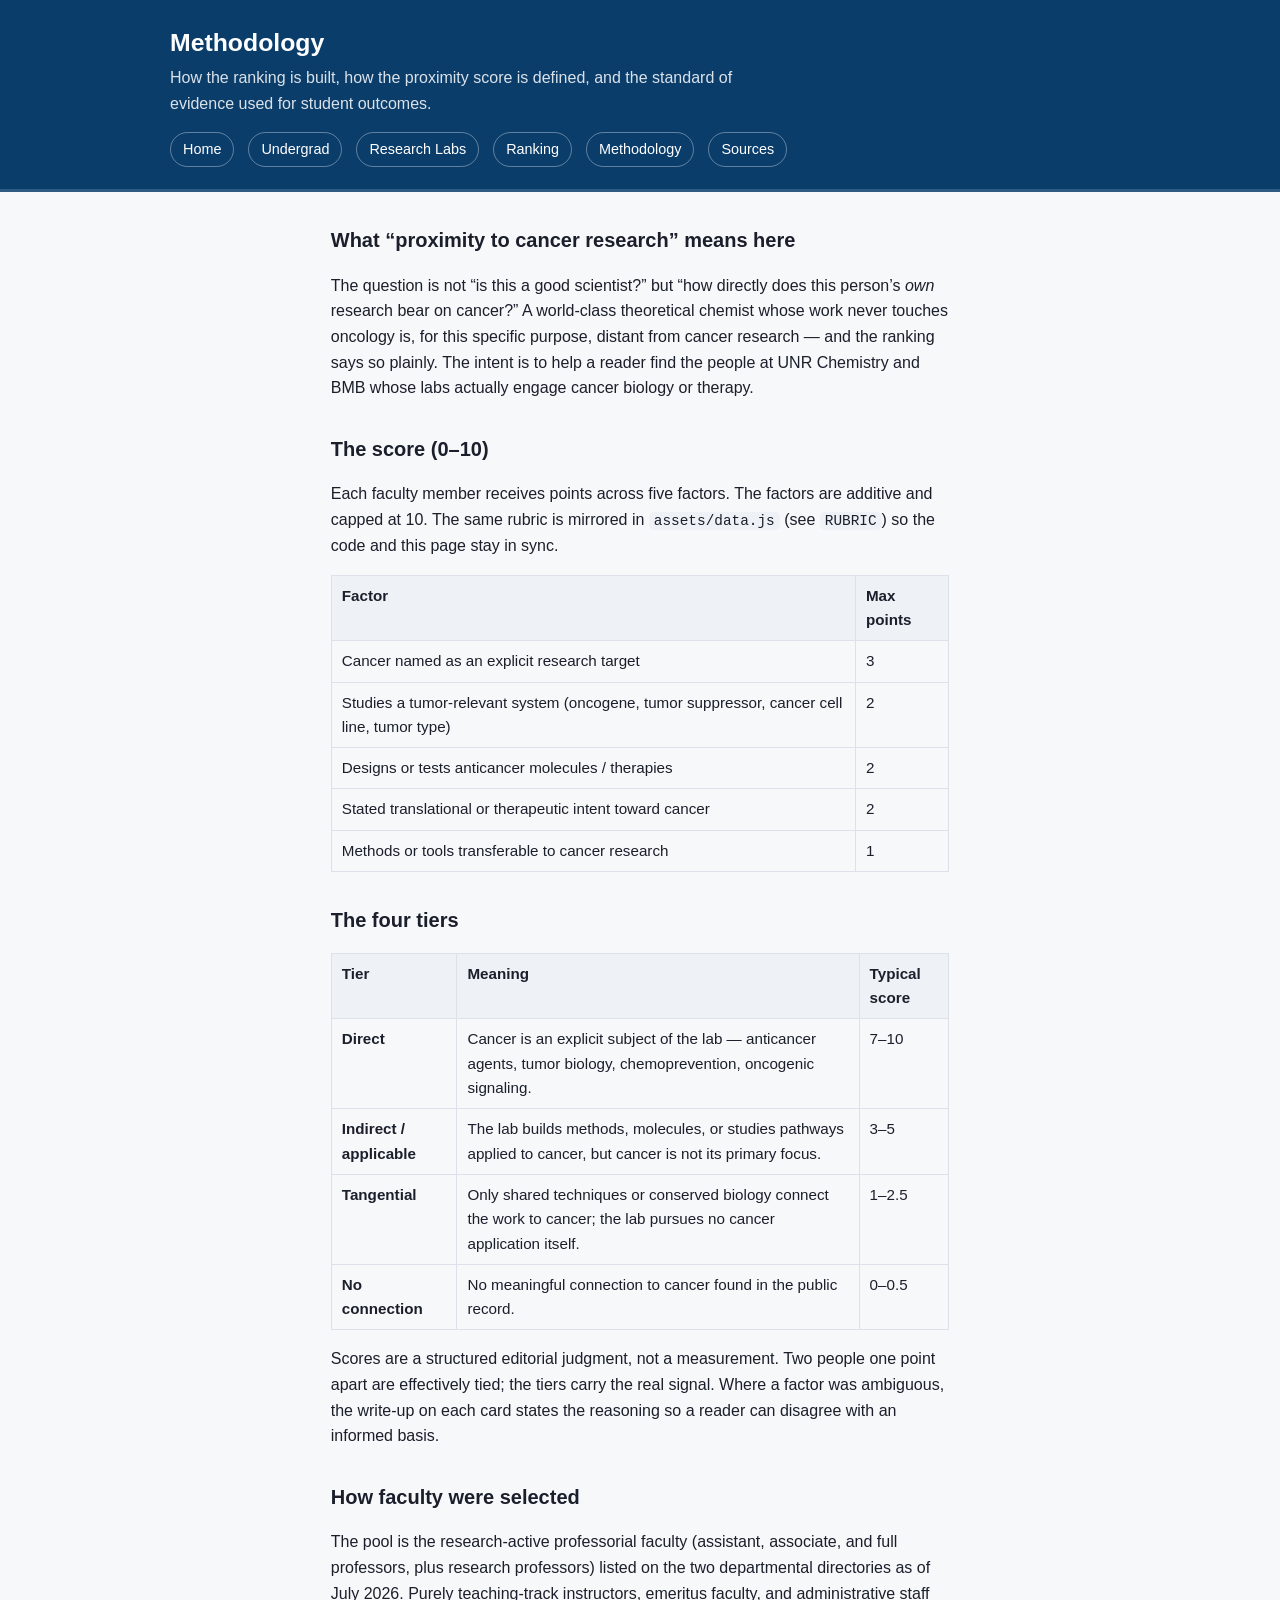
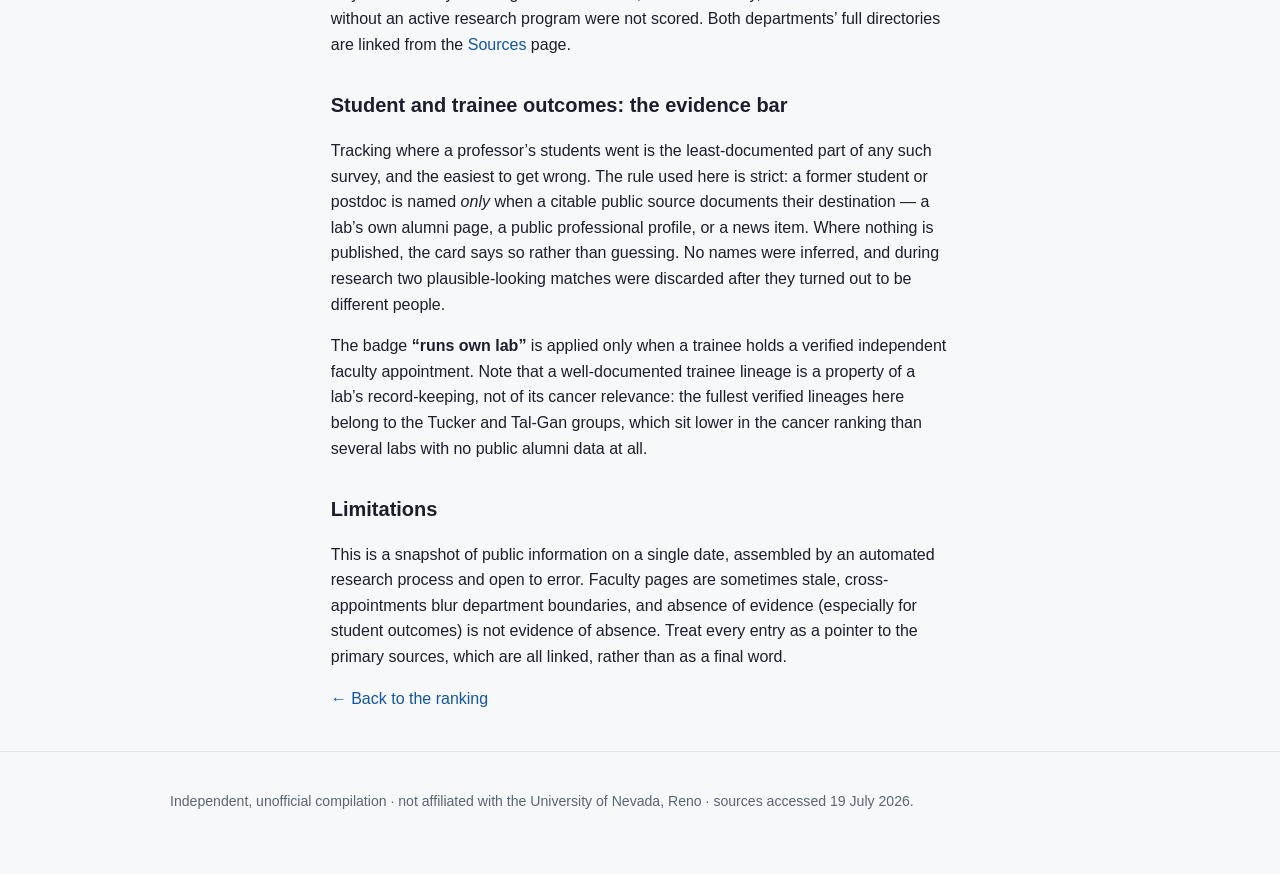
<file: methodology.html>
<!DOCTYPE html>
<html lang="en">
<head>
  <meta charset="utf-8" />
  <meta name="viewport" content="width=device-width, initial-scale=1" />
  <title>Methodology — UNR Cancer-Proximity Faculty Ranking</title>
  <meta name="description" content="How faculty are scored and ranked by research proximity to cancer, and how student-outcome data was verified." />
  <link rel="icon" type="image/svg+xml" href="assets/favicon.svg" />
  <link rel="stylesheet" href="assets/styles.css" />
</head>
<body>
  <header class="site-header">
    <div class="wrap">
      <h1>Methodology</h1>
      <p>How the ranking is built, how the proximity score is defined, and the standard of evidence used for student outcomes.</p>
      <nav class="site-nav">
        <a href="index.html">Home</a>
        <a href="undergrad.html">Undergrad</a>
        <a href="lineages.html">Research Labs</a>
        <a href="ranking.html">Ranking</a>
        <a href="methodology.html">Methodology</a>
        <a href="sources.html">Sources</a>
      </nav>
    </div>
  </header>

  <main class="wrap prose">
    <h2>What “proximity to cancer research” means here</h2>
    <p>
      The question is not “is this a good scientist?” but “how directly does this
      person’s <em>own</em> research bear on cancer?” A world-class theoretical
      chemist whose work never touches oncology is, for this specific purpose,
      distant from cancer research — and the ranking says so plainly. The intent is
      to help a reader find the people at UNR Chemistry and BMB whose labs actually
      engage cancer biology or therapy.
    </p>

    <h2>The score (0–10)</h2>
    <p>
      Each faculty member receives points across five factors. The factors are
      additive and capped at 10. The same rubric is mirrored in
      <code>assets/data.js</code> (see <code>RUBRIC</code>) so the code and this page
      stay in sync.
    </p>
    <table>
      <thead><tr><th>Factor</th><th>Max points</th></tr></thead>
      <tbody>
        <tr><td>Cancer named as an explicit research target</td><td>3</td></tr>
        <tr><td>Studies a tumor-relevant system (oncogene, tumor suppressor, cancer cell line, tumor type)</td><td>2</td></tr>
        <tr><td>Designs or tests anticancer molecules / therapies</td><td>2</td></tr>
        <tr><td>Stated translational or therapeutic intent toward cancer</td><td>2</td></tr>
        <tr><td>Methods or tools transferable to cancer research</td><td>1</td></tr>
      </tbody>
    </table>

    <h2>The four tiers</h2>
    <table>
      <thead><tr><th>Tier</th><th>Meaning</th><th>Typical score</th></tr></thead>
      <tbody>
        <tr><td><b>Direct</b></td><td>Cancer is an explicit subject of the lab — anticancer agents, tumor biology, chemoprevention, oncogenic signaling.</td><td>7–10</td></tr>
        <tr><td><b>Indirect / applicable</b></td><td>The lab builds methods, molecules, or studies pathways applied to cancer, but cancer is not its primary focus.</td><td>3–5</td></tr>
        <tr><td><b>Tangential</b></td><td>Only shared techniques or conserved biology connect the work to cancer; the lab pursues no cancer application itself.</td><td>1–2.5</td></tr>
        <tr><td><b>No connection</b></td><td>No meaningful connection to cancer found in the public record.</td><td>0–0.5</td></tr>
      </tbody>
    </table>
    <p>
      Scores are a structured editorial judgment, not a measurement. Two people one
      point apart are effectively tied; the tiers carry the real signal. Where a
      factor was ambiguous, the write-up on each card states the reasoning so a reader
      can disagree with an informed basis.
    </p>

    <h2>How faculty were selected</h2>
    <p>
      The pool is the research-active professorial faculty (assistant, associate, and
      full professors, plus research professors) listed on the two departmental
      directories as of July 2026. Purely teaching-track instructors, emeritus faculty,
      and administrative staff without an active research program were not scored.
      Both departments’ full directories are linked from the
      <a href="sources.html">Sources</a> page.
    </p>

    <h2>Student and trainee outcomes: the evidence bar</h2>
    <p>
      Tracking where a professor’s students went is the least-documented part of any
      such survey, and the easiest to get wrong. The rule used here is strict: a former
      student or postdoc is named <em>only</em> when a citable public source documents
      their destination — a lab’s own alumni page, a public professional profile, or a
      news item. Where nothing is published, the card says so rather than guessing. No
      names were inferred, and during research two plausible-looking matches were
      discarded after they turned out to be different people.
    </p>
    <p>
      The badge <b>“runs own lab”</b> is applied only when a trainee holds a verified
      independent faculty appointment. Note that a well-documented trainee lineage is a
      property of a lab’s record-keeping, not of its cancer relevance: the fullest
      verified lineages here belong to the Tucker and Tal-Gan groups, which sit lower in
      the cancer ranking than several labs with no public alumni data at all.
    </p>

    <h2>Limitations</h2>
    <p>
      This is a snapshot of public information on a single date, assembled by an
      automated research process and open to error. Faculty pages are sometimes stale,
      cross-appointments blur department boundaries, and absence of evidence (especially
      for student outcomes) is not evidence of absence. Treat every entry as a pointer to
      the primary sources, which are all linked, rather than as a final word.
    </p>

    <p><a href="ranking.html">← Back to the ranking</a></p>
  </main>

  <footer class="site-footer">
    <div class="wrap">
      <p>Independent, unofficial compilation · not affiliated with the University of Nevada, Reno · sources accessed 19 July 2026.</p>
    </div>
  </footer>
</body>
</html>
</file>
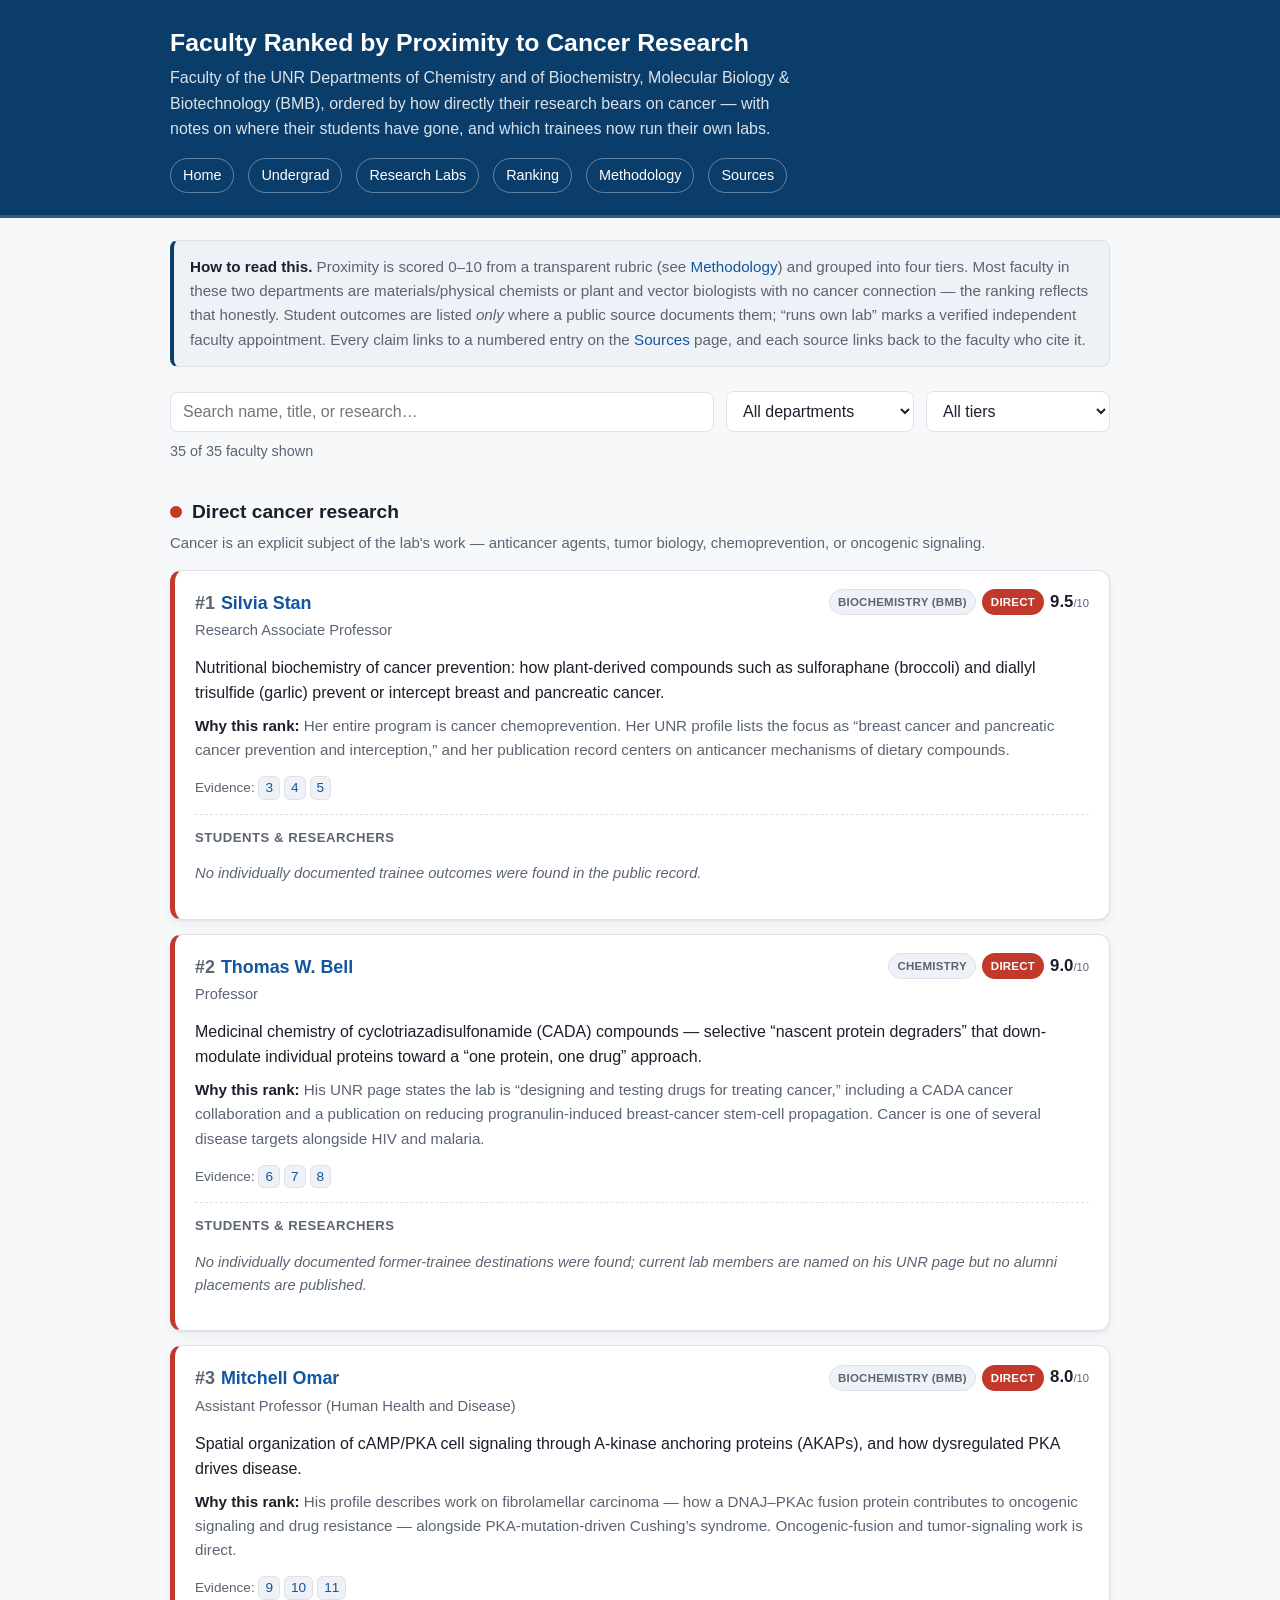
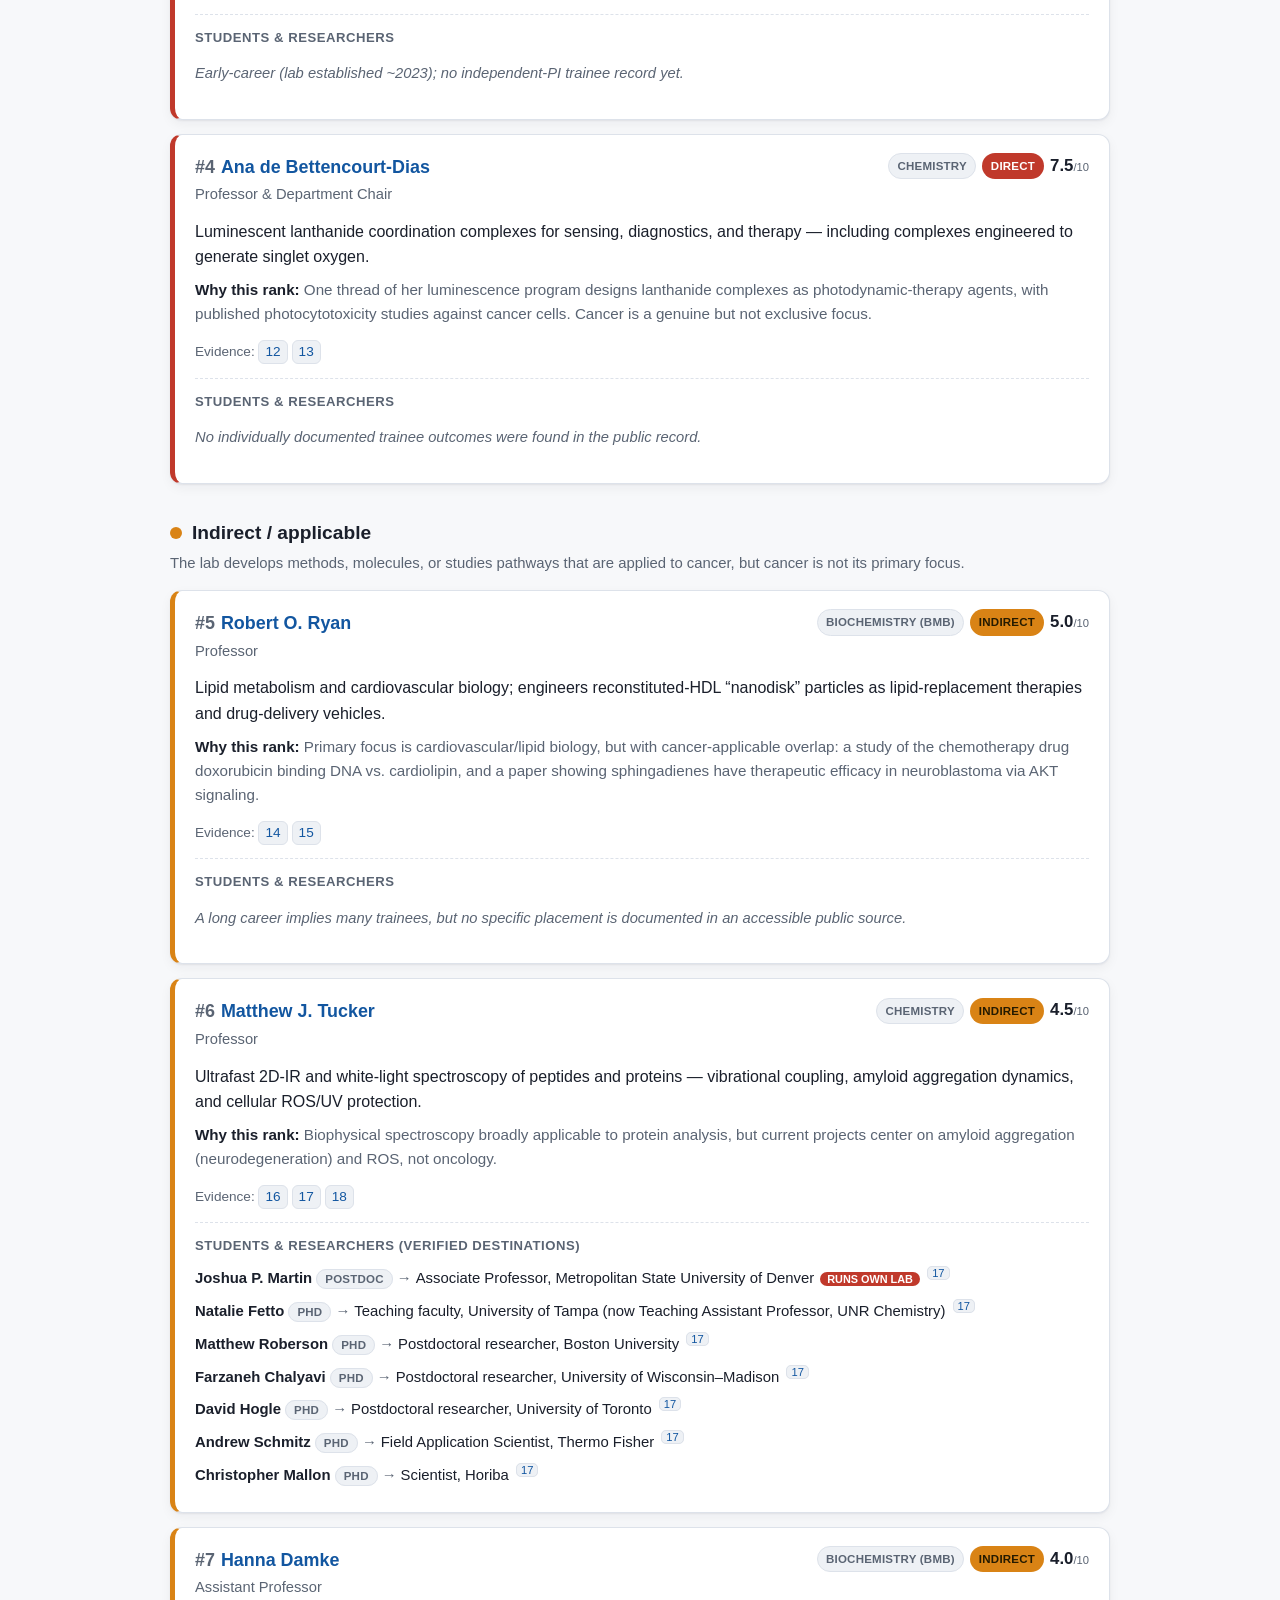
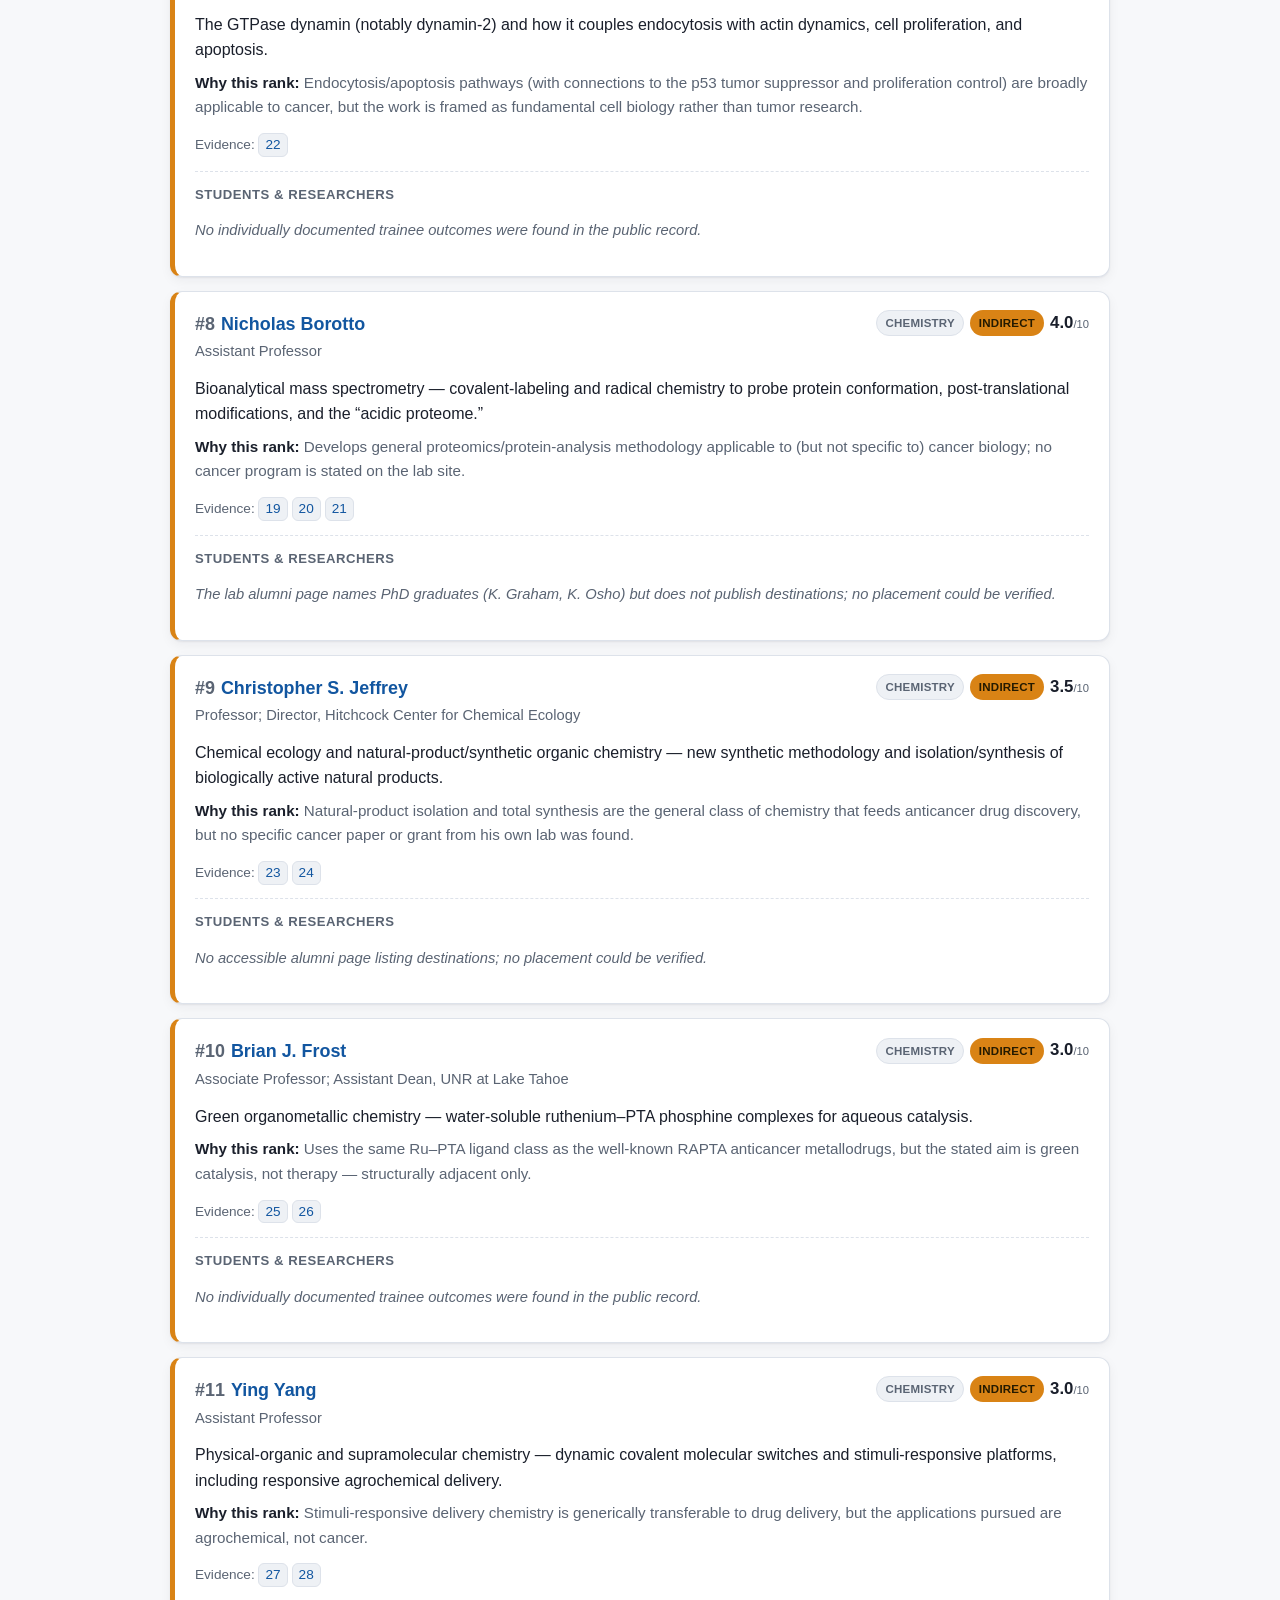
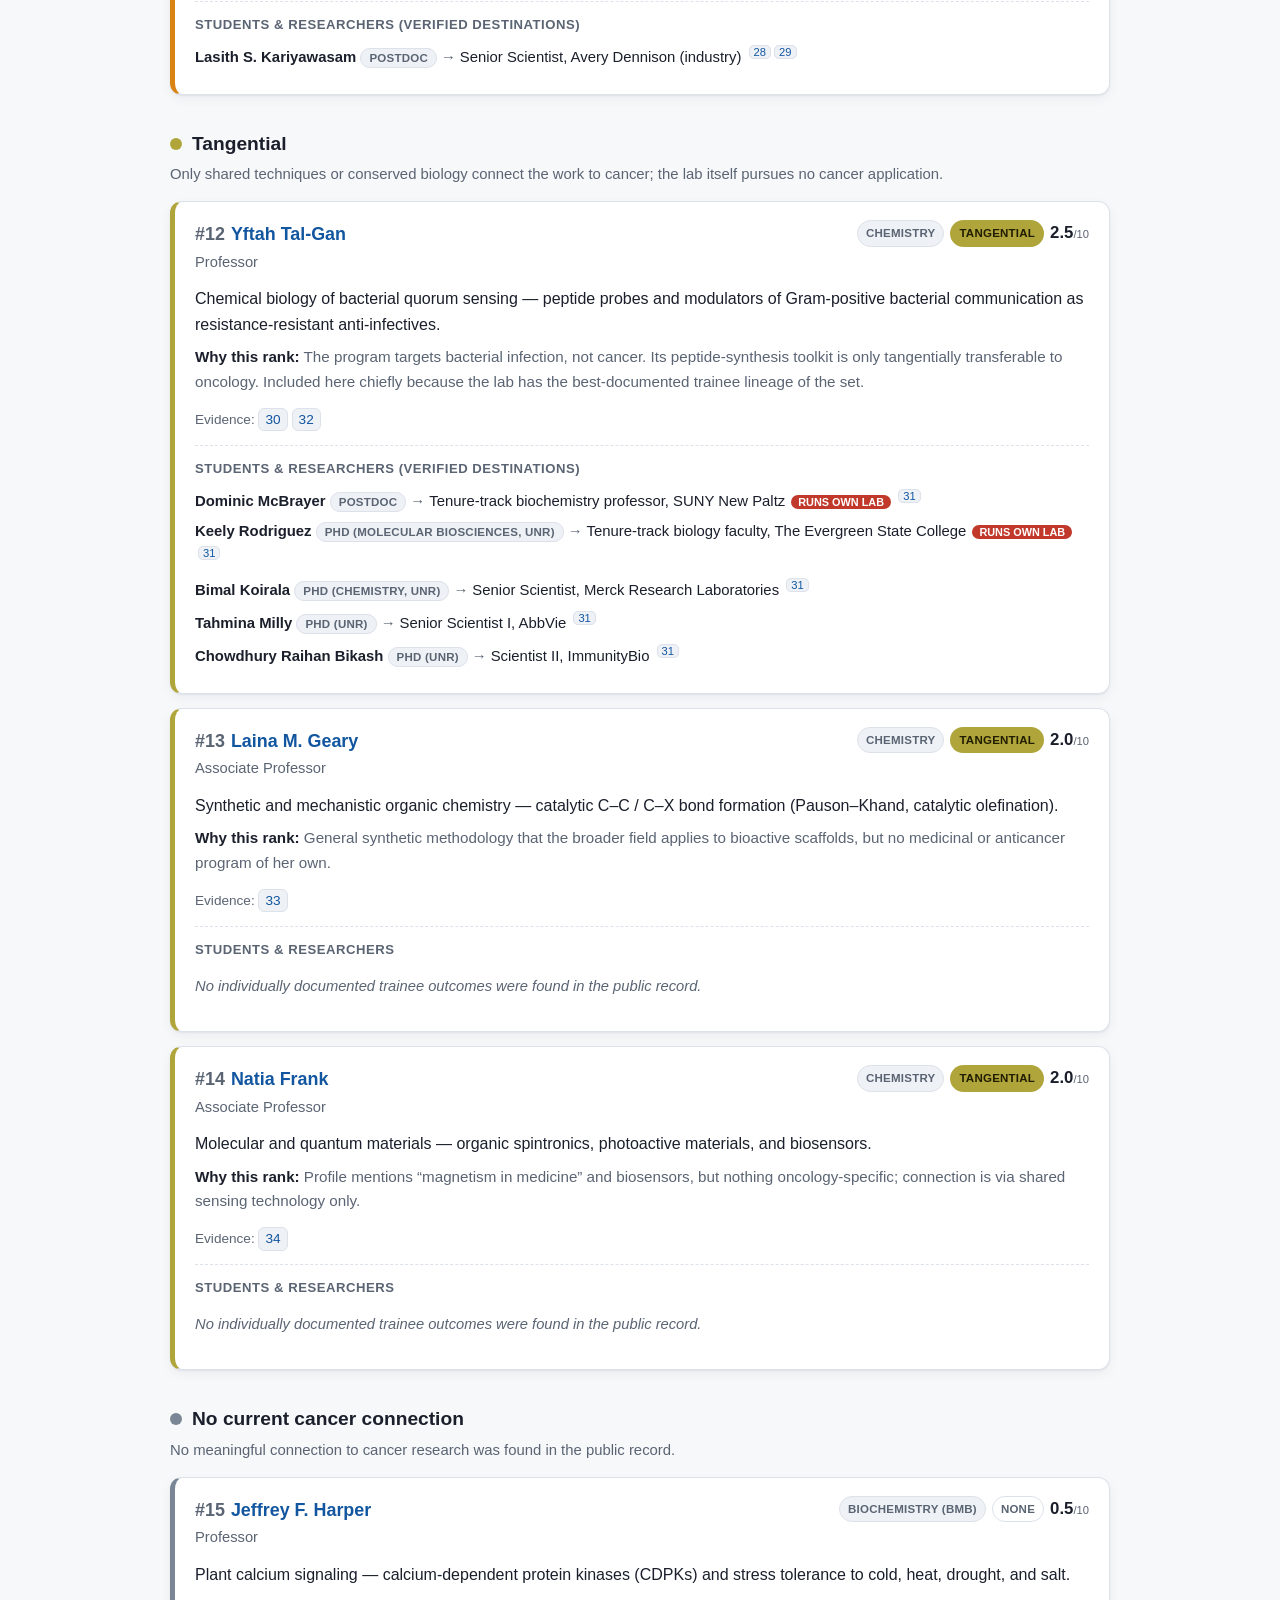
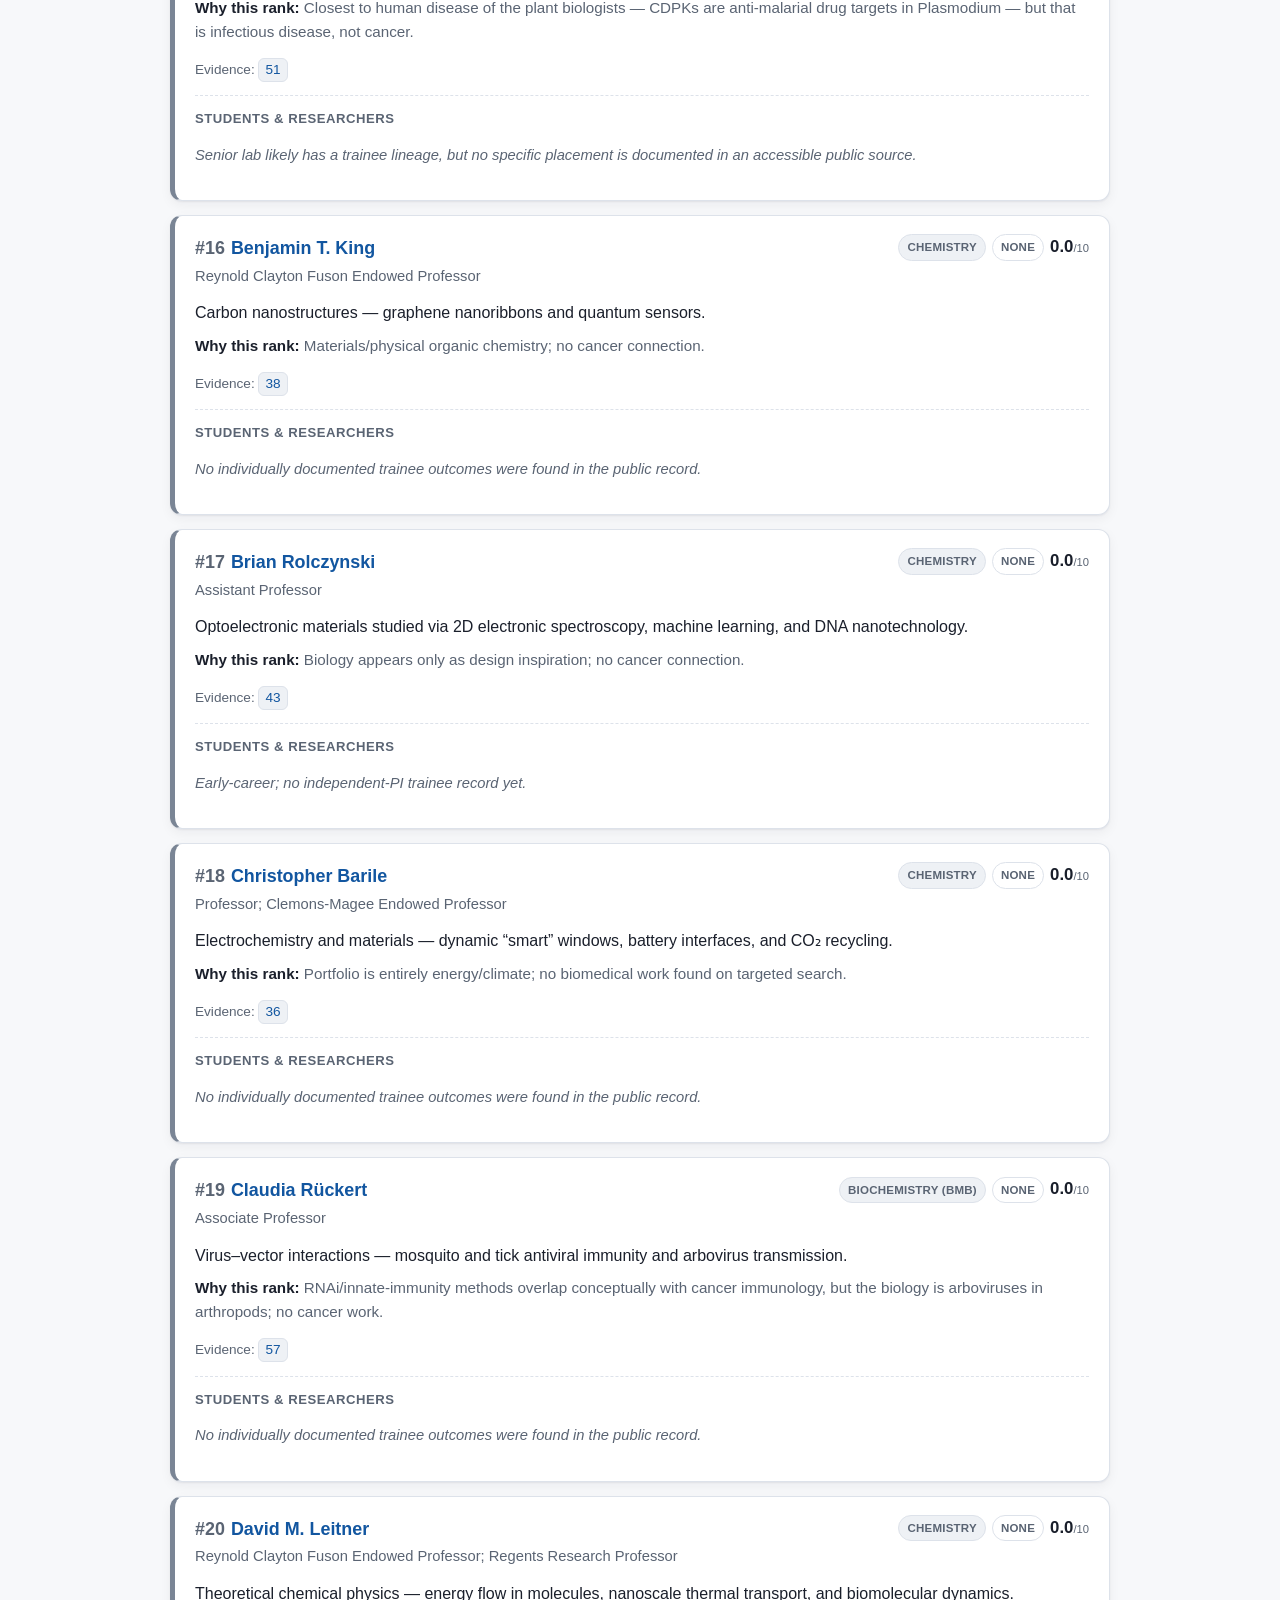
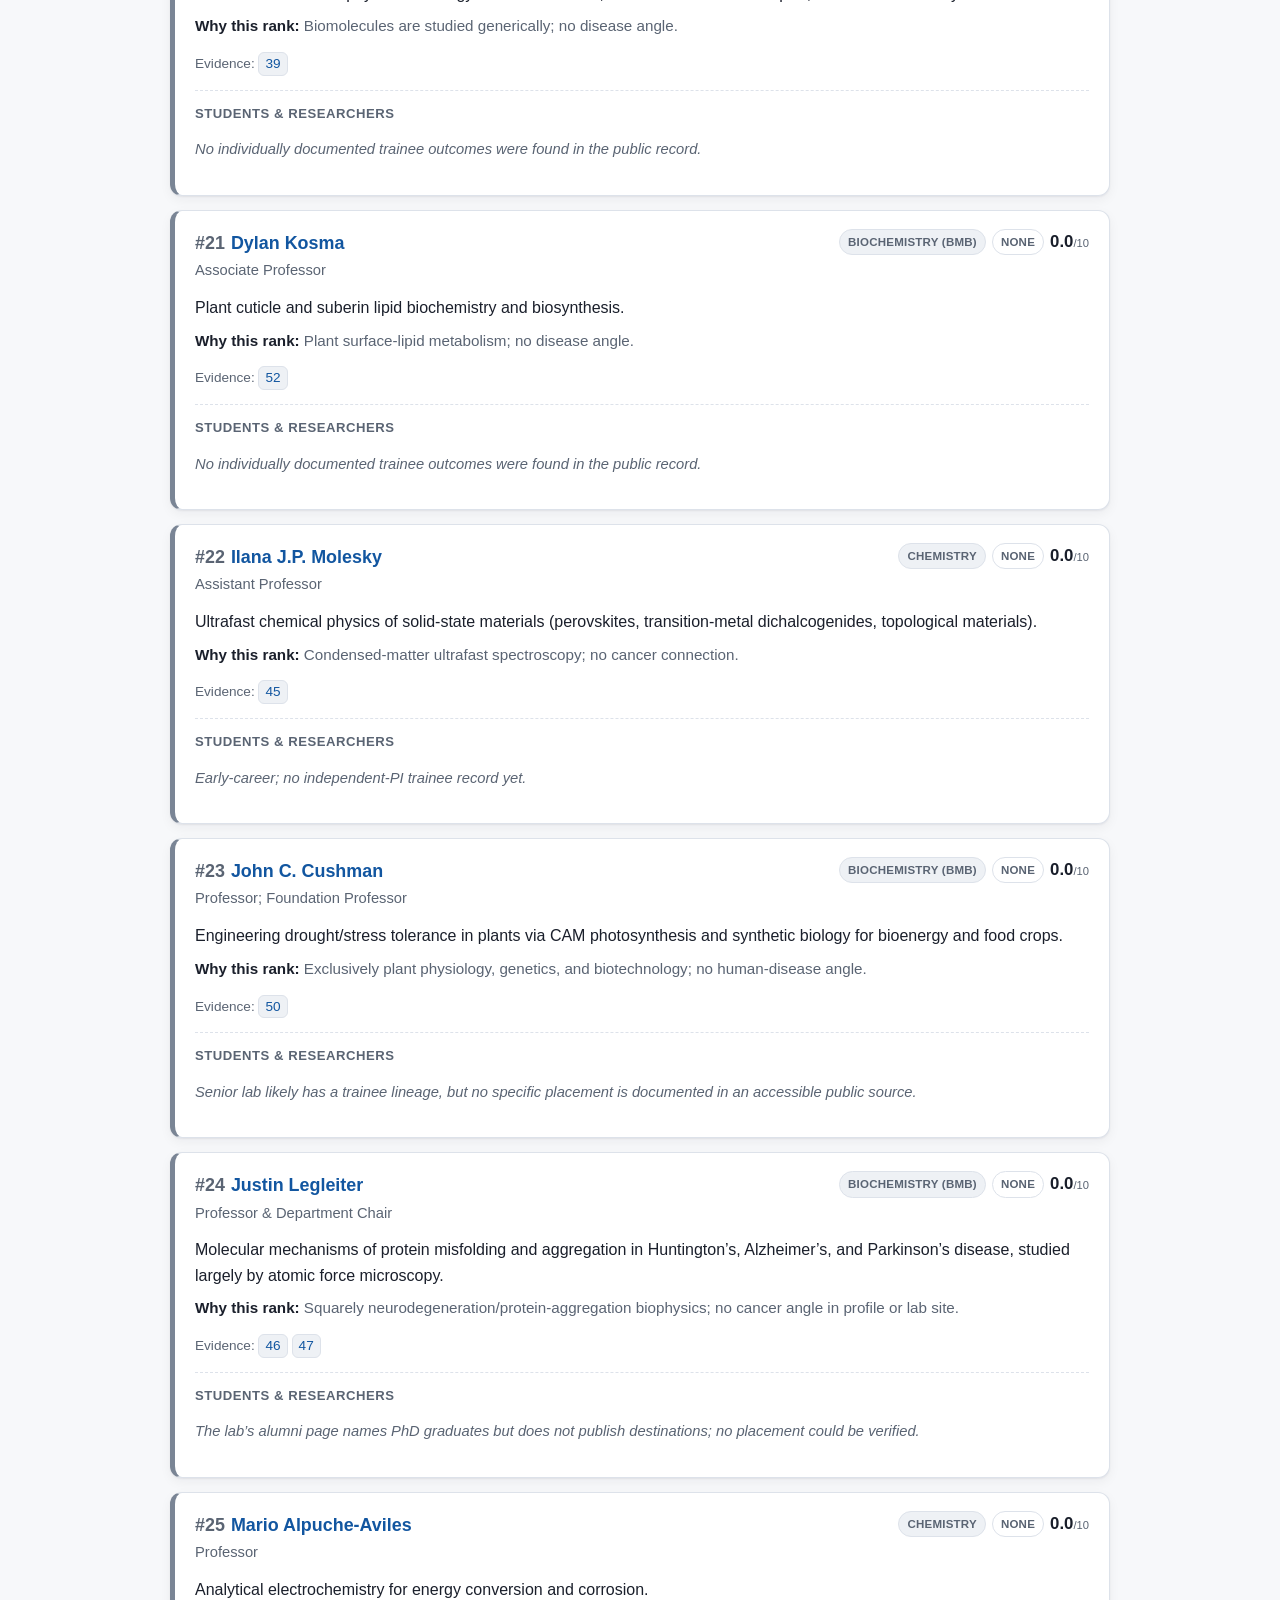
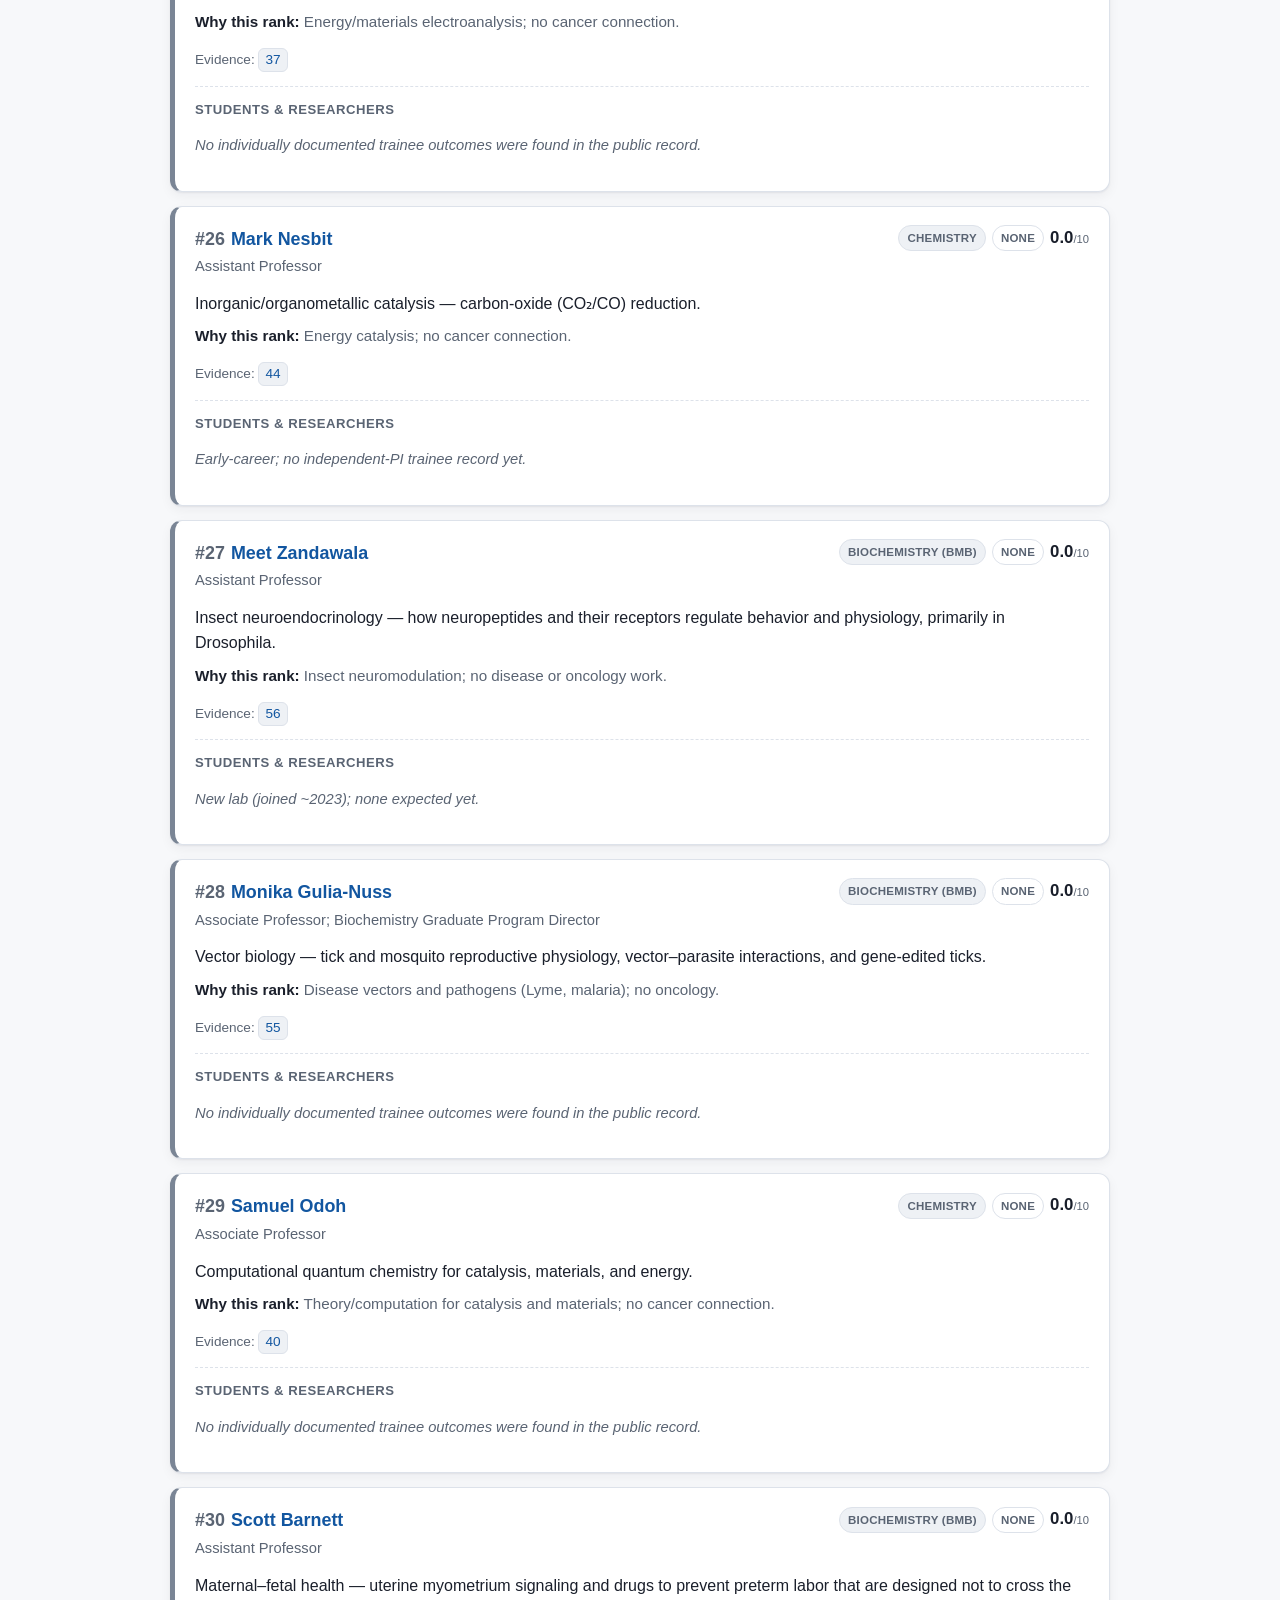
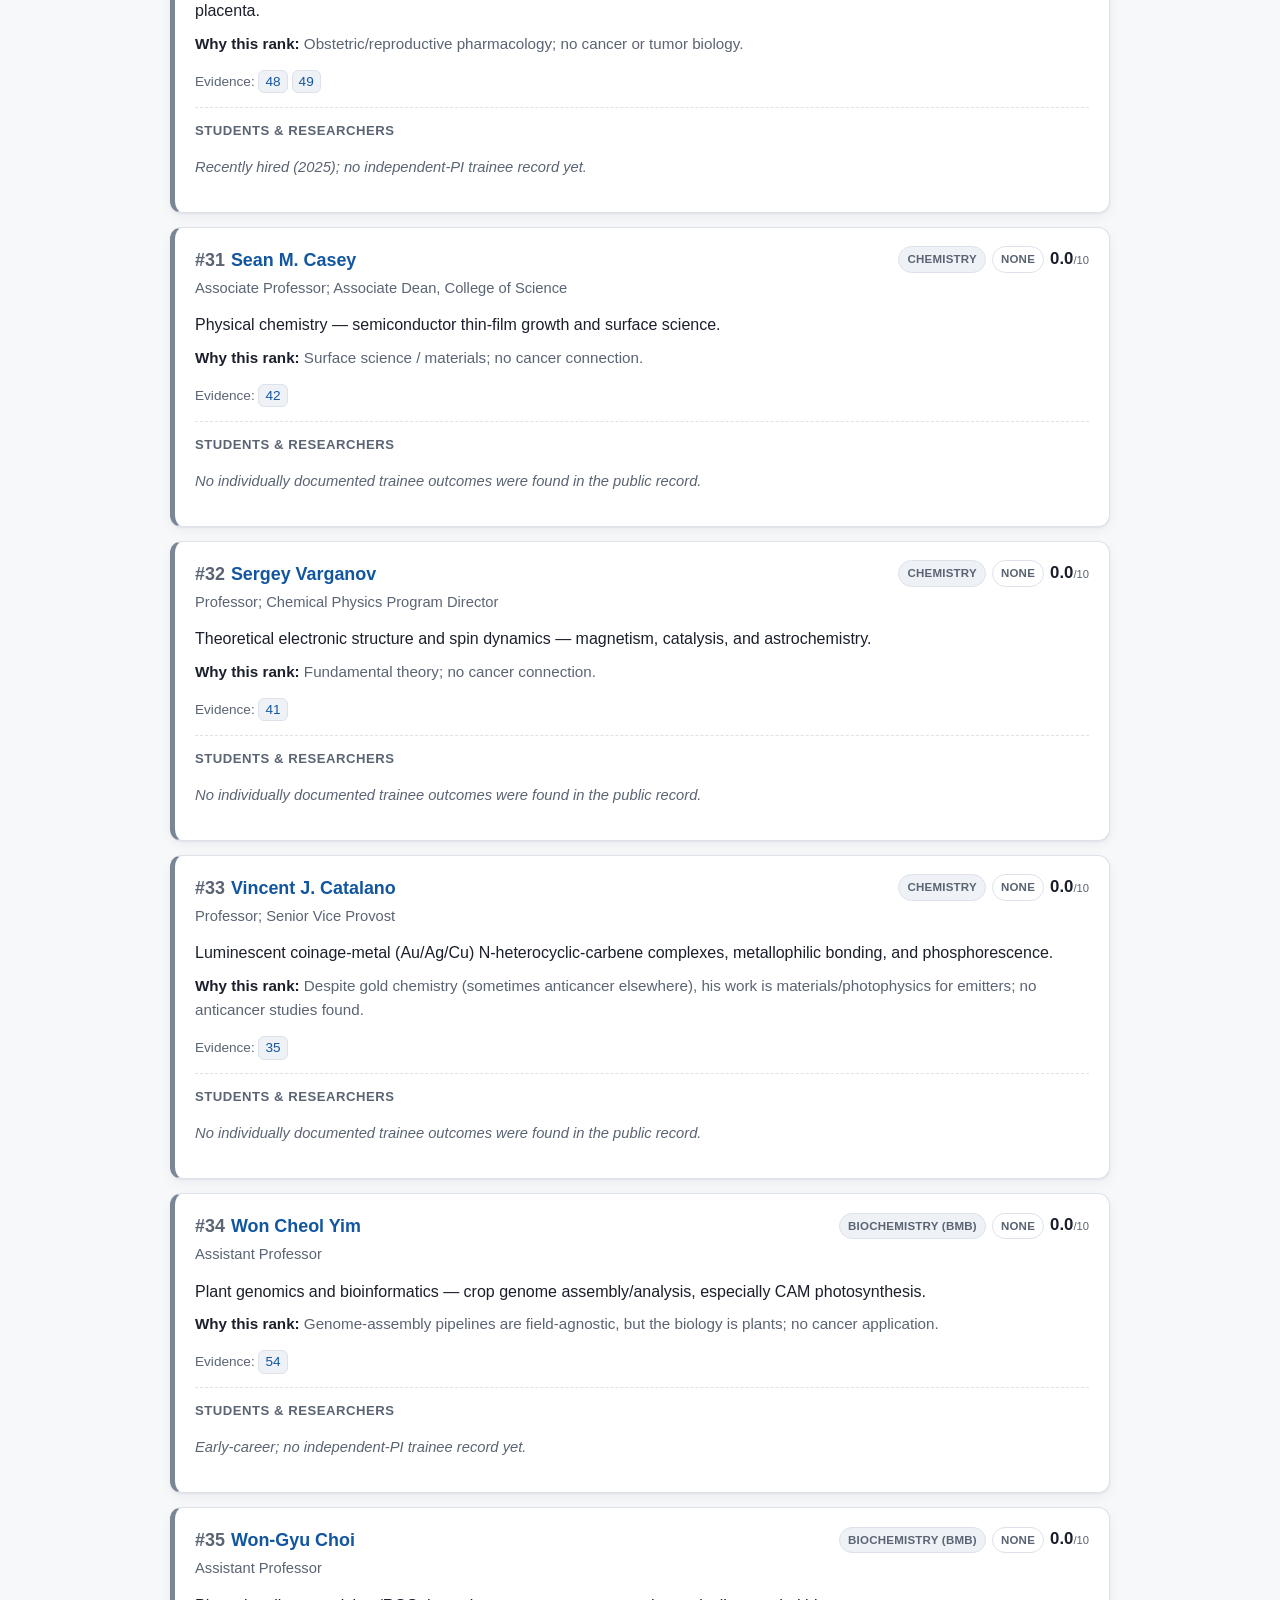
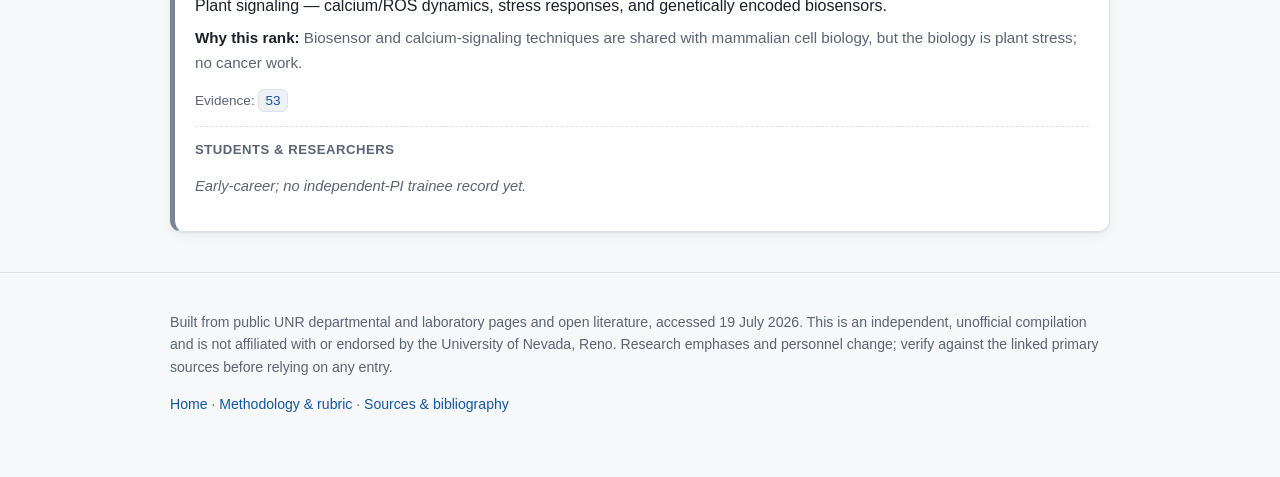
<file: ranking.html>
<!DOCTYPE html>
<html lang="en">
<head>
  <meta charset="utf-8" />
  <meta name="viewport" content="width=device-width, initial-scale=1" />
  <title>Cancer-Research Proximity Ranking — UNR Chemistry &amp; Biochemistry</title>
  <meta name="description" content="University of Nevada, Reno Chemistry and Biochemistry (BMB) faculty ranked by how close their research is to cancer research, with verified student-outcome notes and cited sources." />
  <link rel="icon" type="image/svg+xml" href="assets/favicon.svg" />
  <link rel="stylesheet" href="assets/styles.css" />
</head>
<body>
  <header class="site-header">
    <div class="wrap">
      <h1>Faculty Ranked by Proximity to Cancer Research</h1>
      <p>Faculty of the UNR Departments of Chemistry and of Biochemistry, Molecular Biology &amp; Biotechnology (BMB), ordered by how directly their research bears on cancer — with notes on where their students have gone, and which trainees now run their own labs.</p>
      <nav class="site-nav">
        <a href="index.html">Home</a>
        <a href="undergrad.html">Undergrad</a>
        <a href="lineages.html">Research Labs</a>
        <a href="ranking.html">Ranking</a>
        <a href="methodology.html">Methodology</a>
        <a href="sources.html">Sources</a>
      </nav>
    </div>
  </header>

  <main class="wrap">
    <div class="note">
      <strong>How to read this.</strong> Proximity is scored 0–10 from a transparent
      rubric (see <a href="methodology.html">Methodology</a>) and grouped into four
      tiers. Most faculty in these two departments are materials/physical chemists or
      plant and vector biologists with no cancer connection — the ranking reflects that
      honestly. Student outcomes are listed <em>only</em> where a public source documents
      them; “runs own lab” marks a verified independent faculty appointment. Every claim
      links to a numbered entry on the <a href="sources.html">Sources</a> page, and each
      source links back to the faculty who cite it.
    </div>

    <div class="controls">
      <input type="search" id="search" placeholder="Search name, title, or research…" aria-label="Search faculty" />
      <select id="dept-filter" aria-label="Filter by department">
        <option value="">All departments</option>
        <option value="Chemistry">Chemistry</option>
        <option value="BMB">Biochemistry (BMB)</option>
      </select>
      <select id="tier-filter" aria-label="Filter by tier">
        <option value="">All tiers</option>
        <option value="Direct">Direct</option>
        <option value="Indirect">Indirect / applicable</option>
        <option value="Tangential">Tangential</option>
        <option value="None">No connection</option>
      </select>
    </div>
    <p class="result-count" id="result-count"></p>

    <noscript>
      <div class="note">This ranking is generated in your browser from a small data file.
      Please enable JavaScript, or read the underlying data in
      <code>assets/data.js</code> and the write-up in <a href="methodology.html">Methodology</a>.</div>
    </noscript>

    <div id="ranking"></div>
  </main>

  <footer class="site-footer">
    <div class="wrap">
      <p>Built from public UNR departmental and laboratory pages and open literature, accessed 19 July 2026. This is an independent, unofficial compilation and is not affiliated with or endorsed by the University of Nevada, Reno. Research emphases and personnel change; verify against the linked primary sources before relying on any entry.</p>
      <p><a href="index.html">Home</a> · <a href="methodology.html">Methodology &amp; rubric</a> · <a href="sources.html">Sources &amp; bibliography</a></p>
    </div>
  </footer>

  <script src="assets/data.js"></script>
  <script src="assets/app.js"></script>
</body>
</html>
</file>
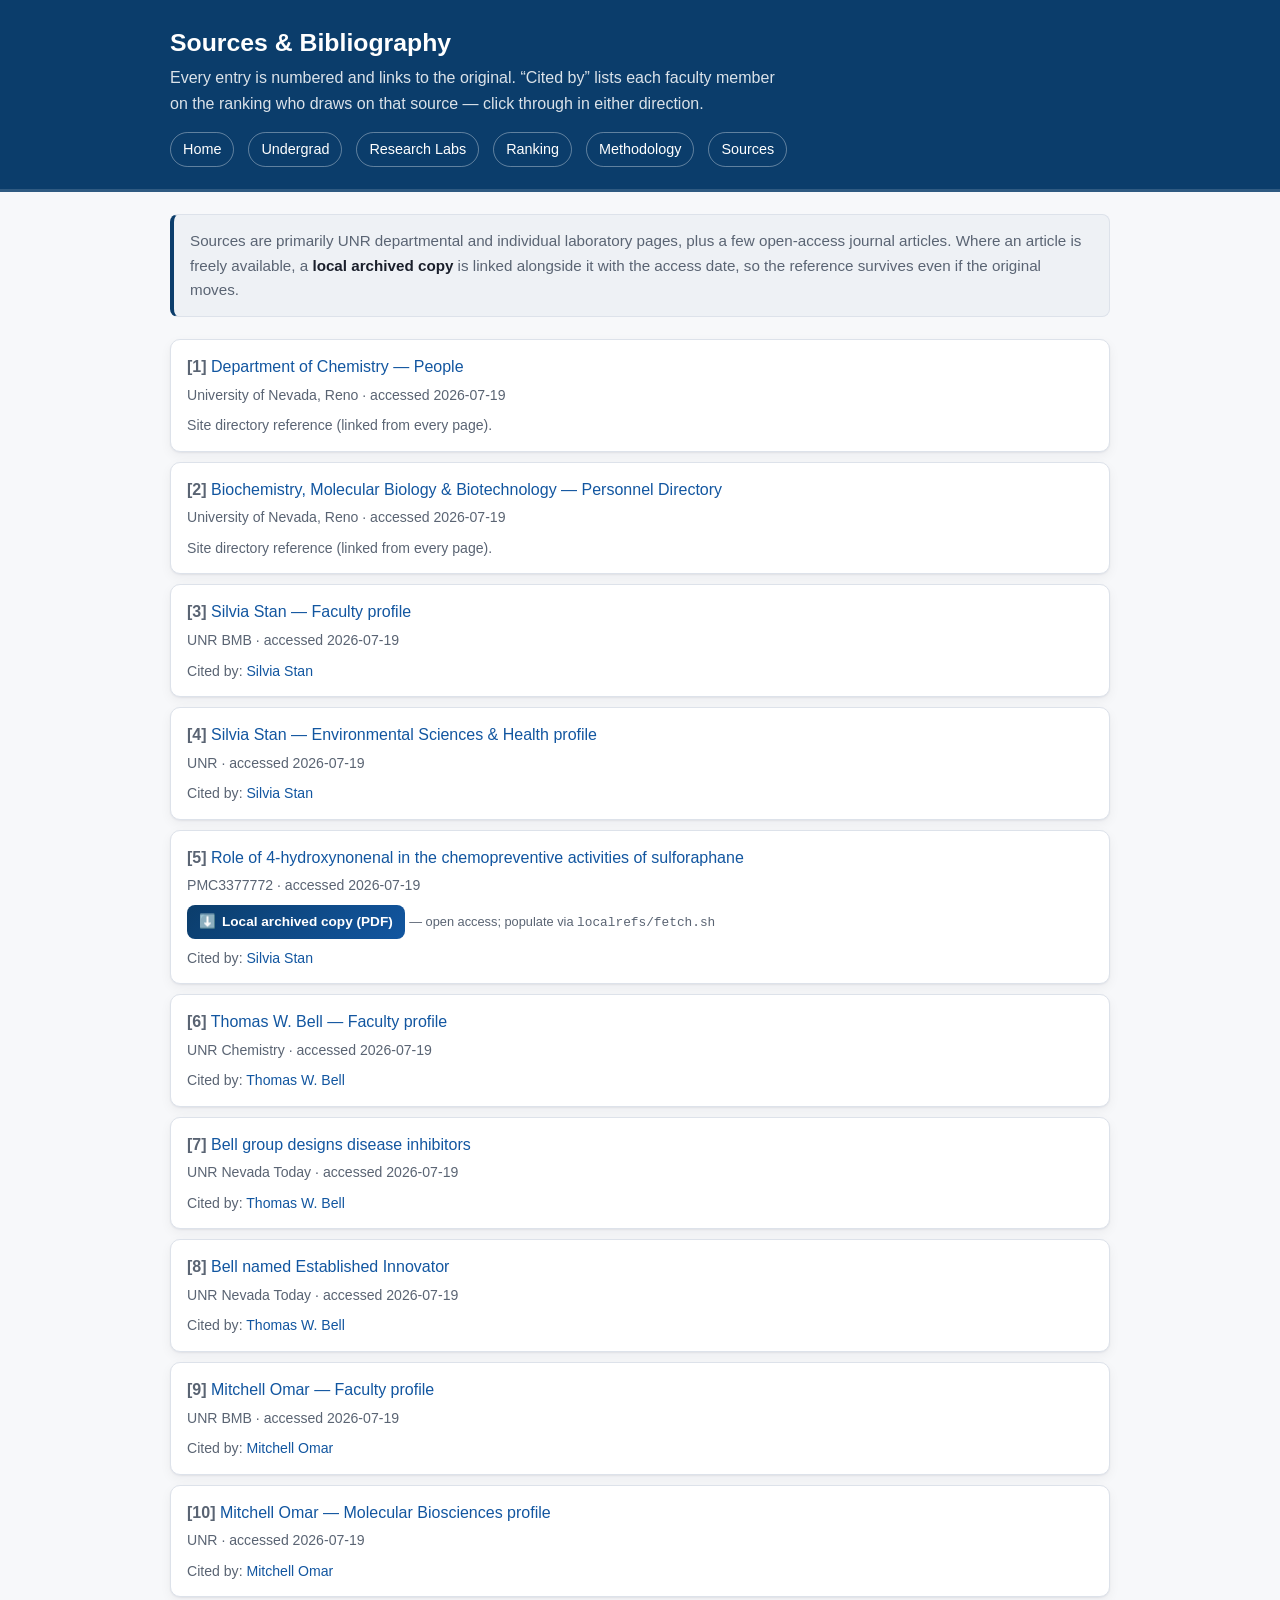
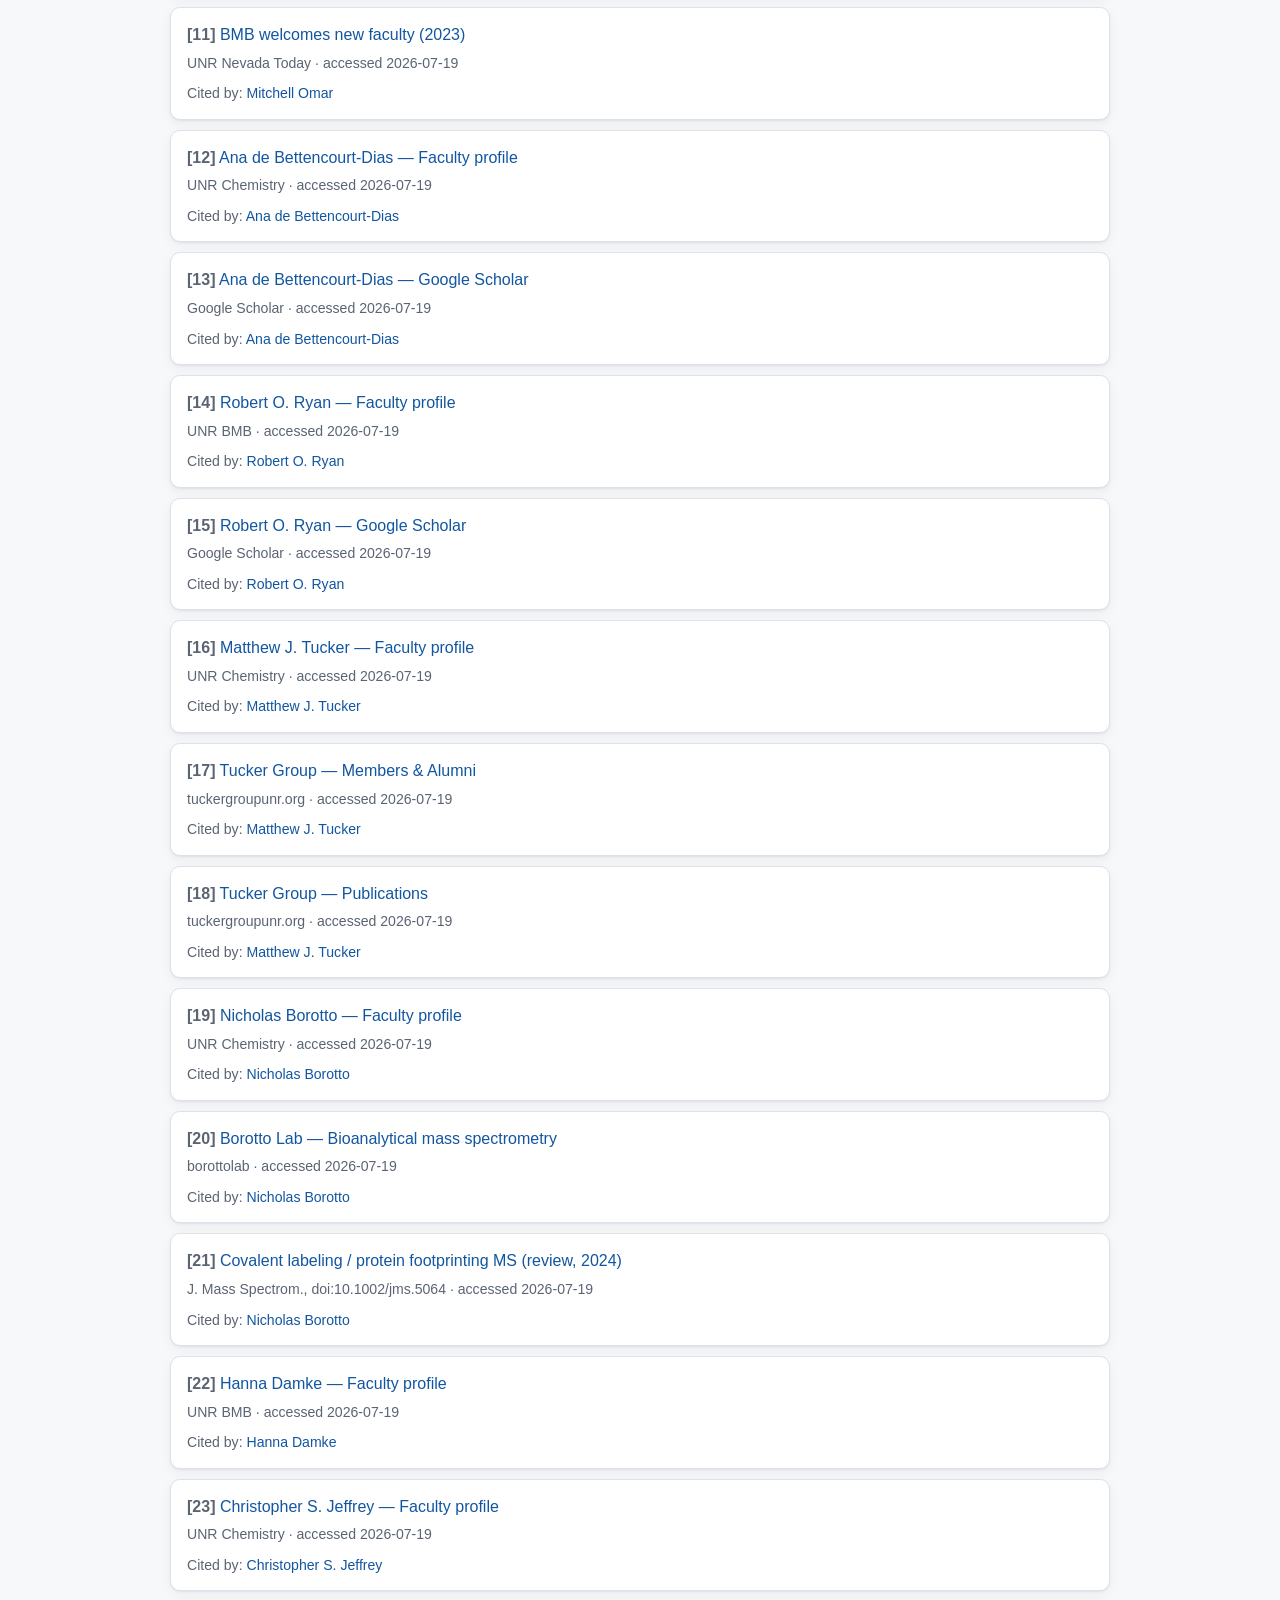
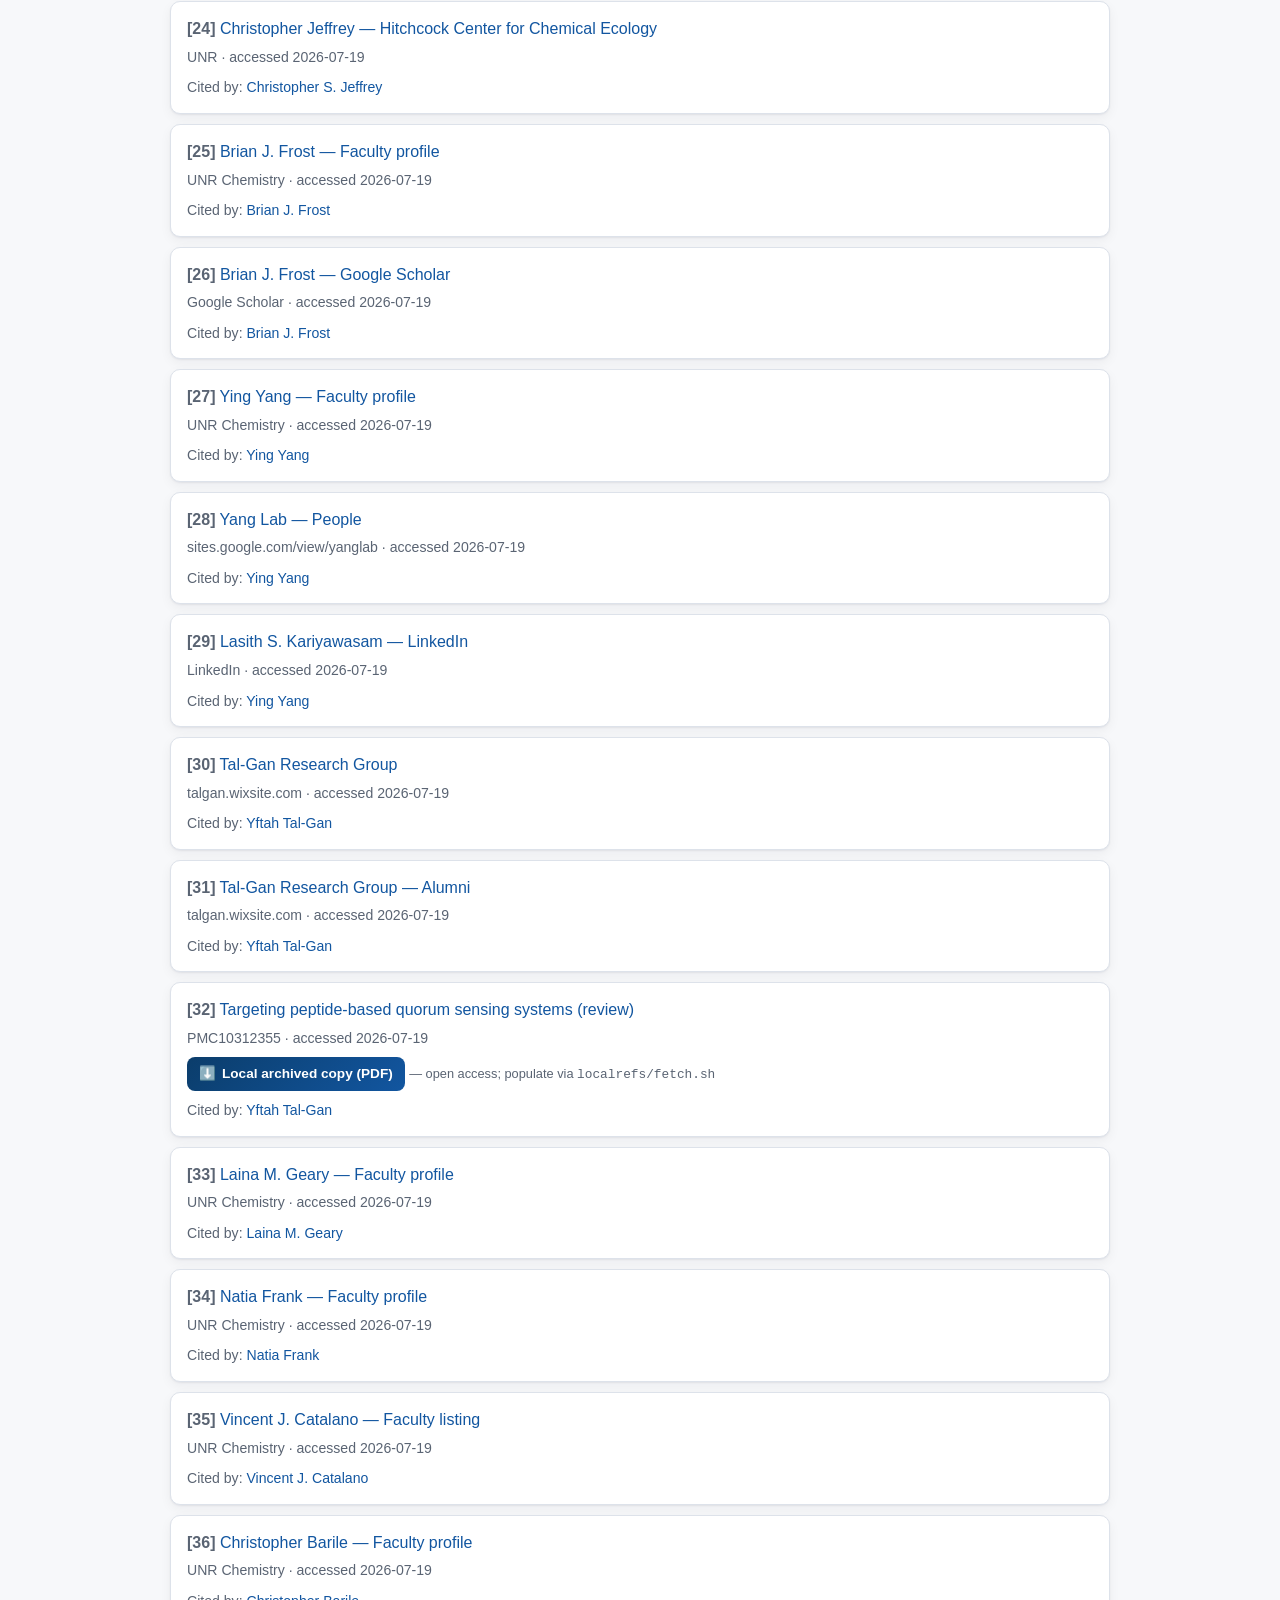
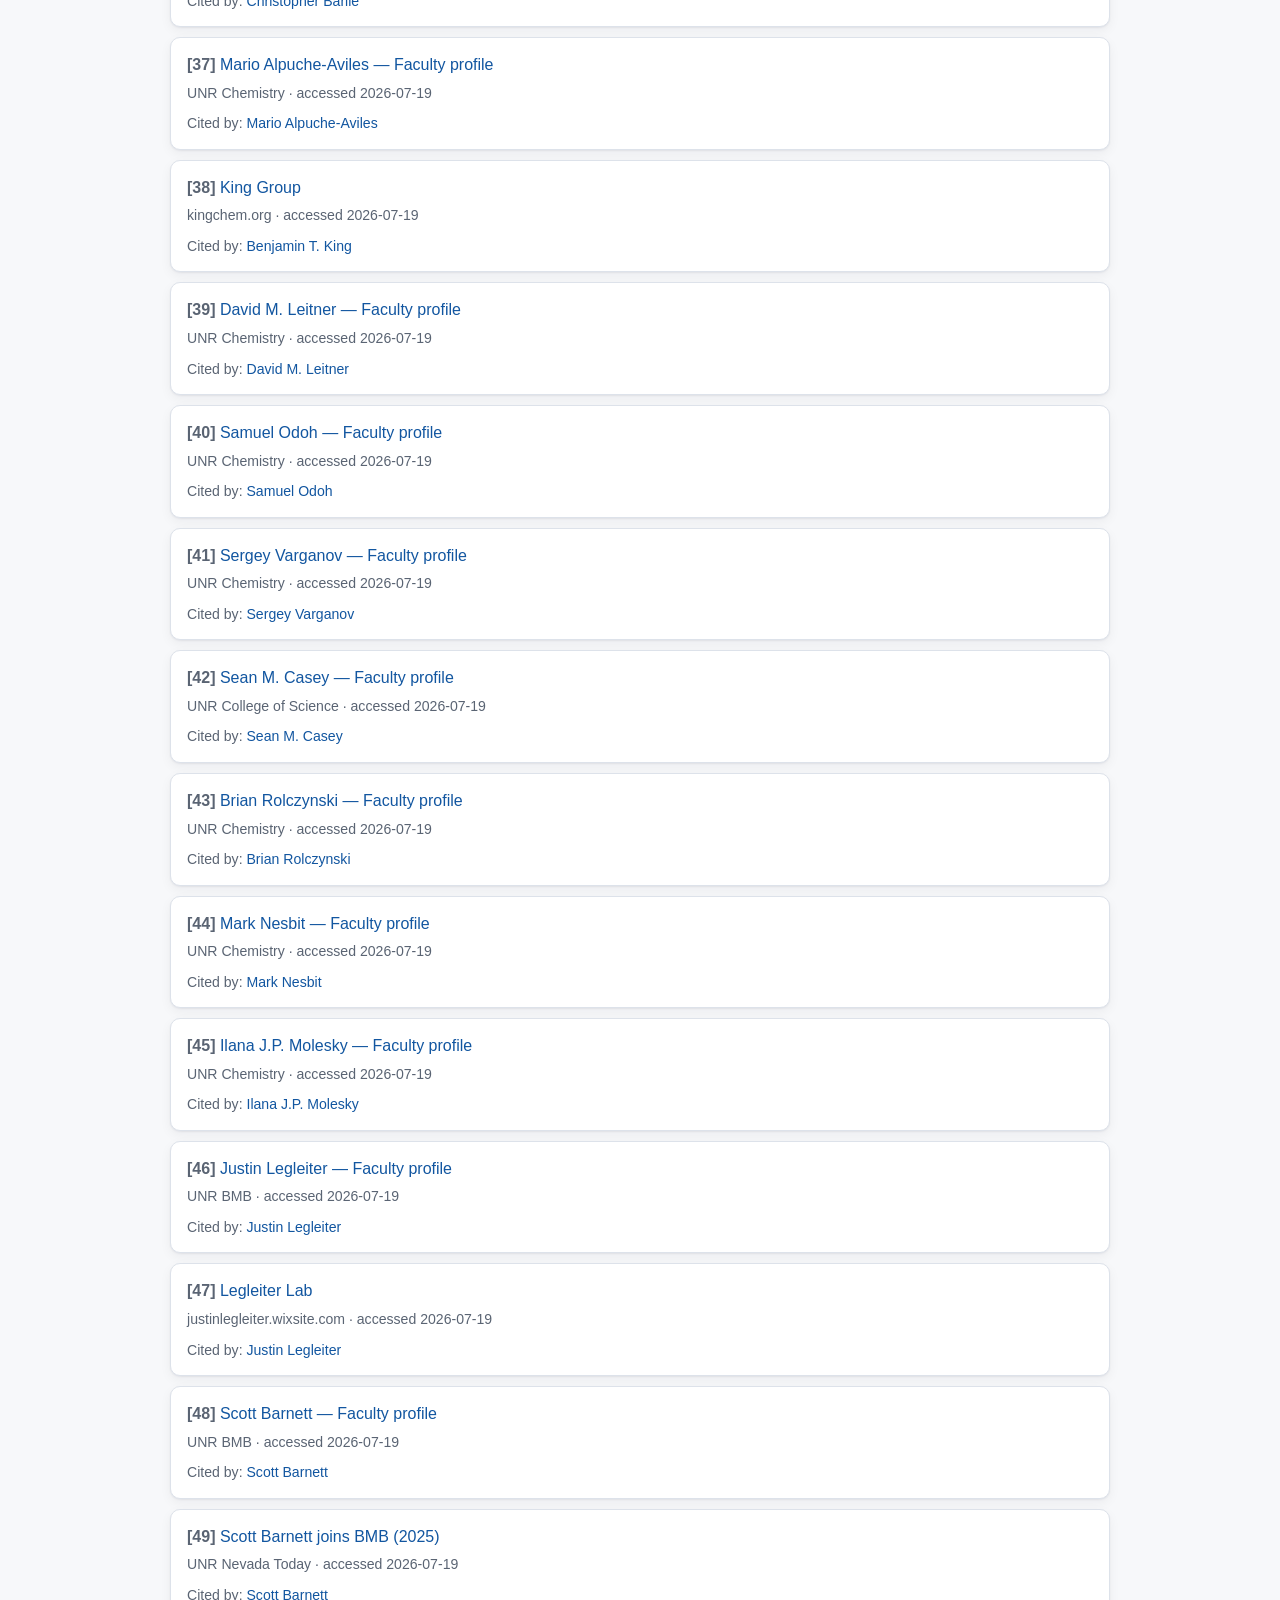
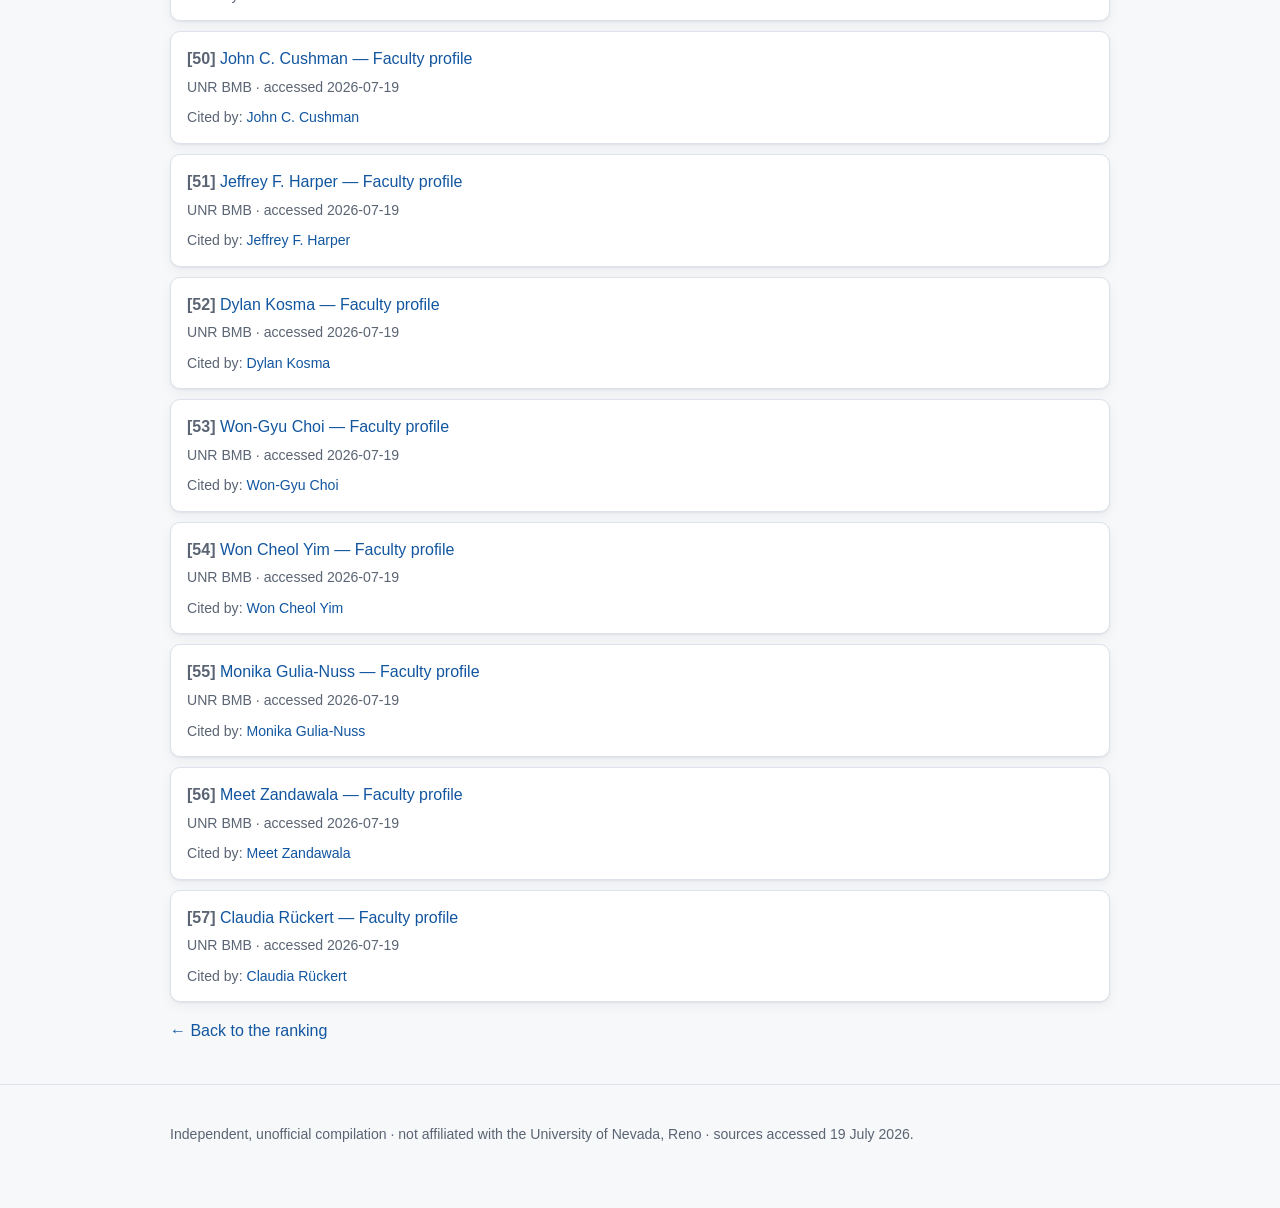
<file: sources.html>
<!DOCTYPE html>
<html lang="en">
<head>
  <meta charset="utf-8" />
  <meta name="viewport" content="width=device-width, initial-scale=1" />
  <title>Sources — UNR Cancer-Proximity Faculty Ranking</title>
  <meta name="description" content="Numbered, cross-linked bibliography for the UNR cancer-proximity faculty ranking. Each source links back to the faculty who cite it." />
  <link rel="icon" type="image/svg+xml" href="assets/favicon.svg" />
  <link rel="stylesheet" href="assets/styles.css" />
</head>
<body>
  <header class="site-header">
    <div class="wrap">
      <h1>Sources &amp; Bibliography</h1>
      <p>Every entry is numbered and links to the original. “Cited by” lists each faculty member on the ranking who draws on that source — click through in either direction.</p>
      <nav class="site-nav">
        <a href="index.html">Home</a>
        <a href="undergrad.html">Undergrad</a>
        <a href="lineages.html">Research Labs</a>
        <a href="ranking.html">Ranking</a>
        <a href="methodology.html">Methodology</a>
        <a href="sources.html">Sources</a>
      </nav>
    </div>
  </header>

  <main class="wrap">
    <div class="note">
      Sources are primarily UNR departmental and individual laboratory pages, plus a few
      open-access journal articles. Where an article is freely available, a
      <strong>local archived copy</strong> is linked alongside it with the access date, so
      the reference survives even if the original moves.
    </div>
    <div class="bib" id="bibliography"></div>
    <p><a href="ranking.html">← Back to the ranking</a></p>
  </main>

  <footer class="site-footer">
    <div class="wrap">
      <p>Independent, unofficial compilation · not affiliated with the University of Nevada, Reno · sources accessed 19 July 2026.</p>
    </div>
  </footer>

  <script src="assets/data.js"></script>
  <script src="assets/app.js"></script>
</body>
</html>
</file>
<file: assets/styles.css>
/*
 * styles.css — presentation for the UNR cancer-proximity faculty site.
 * Structure mirrors the page sections in index.html; each block is labelled so
 * the CSS and the markup can be read side by side (see README > "Project layout").
 *
 * Colour system: one accent (UNR navy/blue) plus four tier hues chosen to stay
 * distinguishable in light and dark and for common colour-vision deficiencies.
 */

:root {
  --bg: #f7f8fa;
  --surface: #ffffff;
  --surface-2: #eef1f5;
  --text: #1a1f2b;
  --text-muted: #5a6473;
  --border: #dde2ea;
  --accent: #0b3d6b;         /* UNR-style navy */
  --accent-ink: #ffffff;
  --link: #1256a0;

  /* Tier hues */
  --tier-direct: #c0392b;    /* red — closest to cancer */
  --tier-indirect: #d98315;  /* amber */
  --tier-tangential: #b0a53a;/* olive */
  --tier-none: #7a8595;      /* grey */

  --shadow: 0 1px 2px rgba(16, 24, 40, .06), 0 4px 12px rgba(16, 24, 40, .05);
  --radius: 12px;
  --maxw: 980px;
}

@media (prefers-color-scheme: dark) {
  :root {
    --bg: #10141c;
    --surface: #171d28;
    --surface-2: #1e2735;
    --text: #e8ecf3;
    --text-muted: #9aa6b6;
    --border: #2a3444;
    --accent: #3d7fc0;
    --accent-ink: #0a0e14;
    --link: #79b0e8;
    --tier-direct: #e5675a;
    --tier-indirect: #eaa64d;
    --tier-tangential: #ccc05a;
    --tier-none: #90a0b2;
    --shadow: 0 1px 2px rgba(0, 0, 0, .4), 0 6px 18px rgba(0, 0, 0, .35);
  }
}

* { box-sizing: border-box; }

html { scroll-behavior: smooth; }

body {
  margin: 0;
  font: 16px/1.6 -apple-system, BlinkMacSystemFont, "Segoe UI", Roboto, Helvetica, Arial, sans-serif;
  color: var(--text);
  background: var(--bg);
  -webkit-font-smoothing: antialiased;
}

a { color: var(--link); text-decoration: none; }
a:hover { text-decoration: underline; }

.wrap { max-width: var(--maxw); margin: 0 auto; padding: 0 20px; }

/* --- Header / nav ---------------------------------------------------------- */
.site-header {
  background: var(--accent);
  color: var(--accent-ink);
  padding: 28px 0 22px;
  border-bottom: 3px solid rgba(255, 255, 255, .15);
}
.site-header h1 { margin: 0 0 6px; font-size: 1.55rem; line-height: 1.25; }
.site-header p { margin: 0; color: rgba(255, 255, 255, .85); max-width: 70ch; }
.site-nav { display: flex; flex-wrap: wrap; gap: 14px; margin-top: 16px; }
.site-nav a {
  color: var(--accent-ink);
  border: 1px solid rgba(255, 255, 255, .35);
  padding: 5px 12px; border-radius: 999px; font-size: .9rem;
}
.site-nav a:hover { background: rgba(255, 255, 255, .14); text-decoration: none; }

/* --- Callouts -------------------------------------------------------------- */
.note {
  background: var(--surface-2);
  border: 1px solid var(--border);
  border-left: 4px solid var(--accent);
  border-radius: 8px;
  padding: 14px 16px;
  margin: 22px 0;
  color: var(--text-muted);
  font-size: .95rem;
}
.note strong { color: var(--text); }

/* --- Controls -------------------------------------------------------------- */
.controls {
  display: flex; flex-wrap: wrap; gap: 12px; align-items: center;
  margin: 24px 0 8px;
}
.controls input[type="search"] {
  flex: 1 1 240px; min-width: 200px;
  padding: 10px 12px; font-size: 1rem;
  border: 1px solid var(--border); border-radius: 8px;
  background: var(--surface); color: var(--text);
}
.controls select {
  padding: 10px 12px; font-size: 1rem;
  border: 1px solid var(--border); border-radius: 8px;
  background: var(--surface); color: var(--text);
}
.result-count { color: var(--text-muted); font-size: .9rem; margin: 4px 0 0; }

/* --- Tier sections --------------------------------------------------------- */
.tier { margin: 34px 0; }
.tier-head { display: flex; align-items: baseline; gap: 10px; flex-wrap: wrap; }
.tier-head h2 { margin: 0; font-size: 1.2rem; }
.tier-dot { width: 12px; height: 12px; border-radius: 50%; display: inline-block; }
.tier-blurb { color: var(--text-muted); font-size: .93rem; margin: 4px 0 14px; }

.tier[data-tier="Direct"] .tier-dot { background: var(--tier-direct); }
.tier[data-tier="Indirect"] .tier-dot { background: var(--tier-indirect); }
.tier[data-tier="Tangential"] .tier-dot { background: var(--tier-tangential); }
.tier[data-tier="None"] .tier-dot { background: var(--tier-none); }

/* --- Faculty cards --------------------------------------------------------- */
.card {
  background: var(--surface);
  border: 1px solid var(--border);
  border-radius: var(--radius);
  box-shadow: var(--shadow);
  padding: 18px 20px;
  margin: 14px 0;
  border-left: 5px solid var(--tier-none);
}
.card[data-tier="Direct"] { border-left-color: var(--tier-direct); }
.card[data-tier="Indirect"] { border-left-color: var(--tier-indirect); }
.card[data-tier="Tangential"] { border-left-color: var(--tier-tangential); }
.card[data-tier="None"] { border-left-color: var(--tier-none); }

.card-top { display: flex; justify-content: space-between; gap: 12px; align-items: flex-start; }
.card h3 { margin: 0; font-size: 1.12rem; }
.card h3 .rank { color: var(--text-muted); font-weight: 600; margin-right: 6px; }
.card .title { color: var(--text-muted); font-size: .92rem; margin: 2px 0 0; }

.badges { display: flex; flex-wrap: wrap; gap: 6px; align-items: center; }
.badge {
  font-size: .72rem; font-weight: 700; letter-spacing: .02em;
  text-transform: uppercase;
  padding: 3px 8px; border-radius: 999px;
  border: 1px solid var(--border); color: var(--text-muted);
  white-space: nowrap;
}
.badge.dept { background: var(--surface-2); }
.badge.tier-Direct { background: var(--tier-direct); color: #fff; border-color: transparent; }
.badge.tier-Indirect { background: var(--tier-indirect); color: #241a00; border-color: transparent; }
.badge.tier-Tangential { background: var(--tier-tangential); color: #201d00; border-color: transparent; }
.badge.tier-None { background: transparent; }

.score {
  font-variant-numeric: tabular-nums;
  font-weight: 700; font-size: 1.05rem;
  color: var(--text);
}
.score small { color: var(--text-muted); font-weight: 500; font-size: .7rem; }

.card p.research { margin: 12px 0 8px; }
.card .rationale { color: var(--text-muted); font-size: .95rem; margin: 0 0 8px; }
.card .rationale b { color: var(--text); font-weight: 600; }

/* Citations */
.cites { font-size: .85rem; color: var(--text-muted); }
.cites a {
  display: inline-block; margin-right: 4px;
  background: var(--surface-2); border: 1px solid var(--border);
  border-radius: 6px; padding: 0 6px; font-variant-numeric: tabular-nums;
}

/* Students */
.students { margin-top: 12px; border-top: 1px dashed var(--border); padding-top: 12px; }
.students h4 { margin: 0 0 8px; font-size: .82rem; text-transform: uppercase; letter-spacing: .04em; color: var(--text-muted); }
.students ul { margin: 0; padding-left: 0; list-style: none; }
.students li { margin: 6px 0; font-size: .93rem; }
.students .who { font-weight: 600; }
.students .arrow { color: var(--text-muted); margin: 0 4px; }
.students .own-lab {
  font-size: .68rem; font-weight: 700; text-transform: uppercase;
  background: var(--tier-direct); color: #fff;
  border-radius: 999px; padding: 1px 7px; margin-left: 6px; white-space: nowrap;
}
.students .none { color: var(--text-muted); font-style: italic; font-size: .92rem; }
.students sup a {
  background: var(--surface-2); border: 1px solid var(--border);
  border-radius: 5px; padding: 0 4px; font-size: .7rem; margin-left: 3px;
}

/* --- Bibliography (sources.html) ------------------------------------------ */
.bib { margin: 8px 0; }
.bib-entry {
  background: var(--surface); border: 1px solid var(--border);
  border-radius: 10px; padding: 14px 16px; margin: 10px 0; box-shadow: var(--shadow);
}
.bib-entry .num { color: var(--text-muted); font-variant-numeric: tabular-nums; font-weight: 700; }
.bib-entry .meta { color: var(--text-muted); font-size: .88rem; margin-top: 4px; }
.bib-entry .backlinks { margin-top: 8px; font-size: .88rem; }
.bib-entry .backlinks .lbl { color: var(--text-muted); }
.local-link {
  display: inline-block; margin-top: 8px;
  background: linear-gradient(135deg, #0b3d6b, #1256a0);
  color: #fff !important; border-radius: 8px; padding: 6px 12px;
  font-size: .85rem; font-weight: 600;
}
.local-link:hover { filter: brightness(1.1); text-decoration: none; }
.local-link::before { content: "\2b07\fe0f"; margin-right: 6px; }

/* --- Methodology / prose --------------------------------------------------- */
.prose { max-width: 74ch; }
.prose h2 { margin-top: 32px; font-size: 1.25rem; }
.prose h3 { margin-top: 22px; font-size: 1.05rem; }
.prose table { border-collapse: collapse; width: 100%; margin: 16px 0; font-size: .95rem; }
.prose th, .prose td { border: 1px solid var(--border); padding: 8px 10px; text-align: left; vertical-align: top; }
.prose th { background: var(--surface-2); }
.prose code { background: var(--surface-2); padding: 1px 5px; border-radius: 5px; font-size: .9em; }

/* --- Footer ---------------------------------------------------------------- */
.site-footer {
  margin-top: 40px; padding: 24px 0 48px;
  border-top: 1px solid var(--border);
  color: var(--text-muted); font-size: .88rem;
}
.site-footer a { color: var(--link); }

/* --- Lineage / prospective-students page ---------------------------------- */
#program.note { display: block; }
#program .prog { margin-top: 12px; }
.ln-links { display: flex; flex-wrap: wrap; gap: 8px 14px; margin-top: 10px; }
.ln-links a { font-size: .9rem; }

.lab {
  background: var(--surface); border: 1px solid var(--border);
  border-radius: var(--radius); box-shadow: var(--shadow);
  padding: 20px 22px; margin: 22px 0; border-left: 5px solid var(--accent);
}
.lab-head { display: flex; gap: 16px; align-items: flex-start; }
.lab-head h2 { margin: 0; font-size: 1.25rem; }
.lab-title { margin: 2px 0 0; color: var(--text-muted); font-size: .92rem; }
.lab-focus { margin: 6px 0 0; font-weight: 600; color: var(--accent); }
@media (prefers-color-scheme: dark) { .lab-focus { color: var(--link); } }

.ug-flag {
  margin: 12px 0 0; padding: 10px 14px; font-size: .9rem; color: var(--text);
  background: color-mix(in srgb, var(--tier-direct) 12%, var(--surface));
  border: 1px solid color-mix(in srgb, var(--tier-direct) 35%, var(--border));
  border-radius: 10px;
}
.ug-badge { font-weight: 700; font-size: .78rem; text-transform: uppercase; letter-spacing: .02em; margin-right: 6px; white-space: nowrap; }

.pic { width: 64px; height: 64px; border-radius: 50%; object-fit: cover; background: var(--surface-2); flex: 0 0 auto; }
.pic-lg { width: 84px; height: 84px; }

.fold { margin: 14px 0 0; border-top: 1px solid var(--border); padding-top: 10px; }
.fold summary {
  cursor: pointer; font-weight: 600; font-size: .95rem; color: var(--text);
  list-style: none; padding: 4px 0;
}
.fold summary::before { content: "▸ "; color: var(--text-muted); }
.fold[open] summary::before { content: "▾ "; }
.fold p { margin: 8px 0 4px; color: var(--text-muted); }
.pubs { margin: 8px 0 4px; padding-left: 18px; }
.pubs li { margin: 5px 0; color: var(--text-muted); font-size: .92rem; }

.ln-h3 { font-size: .82rem; text-transform: uppercase; letter-spacing: .04em; color: var(--text-muted); margin: 20px 0 10px; }

.paths, .members { list-style: none; margin: 0; padding: 0; }
.path { display: flex; gap: 14px; align-items: flex-start; padding: 12px 0; border-bottom: 1px dashed var(--border); }
.path:last-child { border-bottom: none; }
.path-body { flex: 1 1 auto; min-width: 0; }
.path-name { font-weight: 600; }
.own-lab {
  font-size: .68rem; font-weight: 700; text-transform: uppercase;
  background: var(--tier-direct); color: #fff;
  border-radius: 999px; padding: 1px 8px; margin-left: 8px; white-space: nowrap;
}
.steps { display: flex; flex-wrap: wrap; align-items: center; gap: 6px; margin-top: 6px; }
.step {
  font-size: .86rem; padding: 3px 9px; border-radius: 7px;
  background: var(--surface-2); border: 1px solid var(--border); color: var(--text);
}
.step.here { background: var(--accent); color: var(--accent-ink); border-color: transparent; font-weight: 600; }
.step.after { background: transparent; }
.step.muted { color: var(--text-muted); font-style: italic; }
.step b { font-weight: 700; color: var(--text-muted); }
.step.here b { color: var(--accent-ink); }
.sep { color: var(--text-muted); }
a.own-lab { text-decoration: none; }
a.own-lab:hover { filter: brightness(1.08); text-decoration: none; }
.path-story { margin: 8px 0 0; font-size: .92rem; color: var(--text); font-style: italic; opacity: .92; }

/* Legend / chrome above a lineage tree */
.legend { font-size: .85rem; color: var(--text-muted); background: var(--surface-2); border: 1px solid var(--border); border-radius: 10px; padding: 9px 12px; margin: 0 0 14px; line-height: 1.8; }
.lg { font-weight: 800; border-radius: 6px; padding: 1px 7px; margin: 0 1px; color: #fff; font-size: .74rem; text-transform: uppercase; letter-spacing: .02em; }
.lg-from { background: var(--tier-none); }
.lg-at { background: var(--accent); }
.lg-now { background: var(--tier-indirect); color: #241a00; }

/* UNR-undergrad-to-researcher spotlight */
.uga { margin: 18px 0; padding: 16px 18px; border-radius: 16px; border: 2px solid color-mix(in srgb, var(--tier-indirect) 45%, var(--border)); background: color-mix(in srgb, var(--tier-indirect) 12%, var(--surface)); }
.uga-h { margin-top: 0; margin-bottom: 4px; color: var(--text); font-size: 1rem; text-transform: none; letter-spacing: 0; }
.uga-sub { margin: 0 0 14px; font-size: .93rem; color: var(--text-muted); }
.uga-grid { display: grid; grid-template-columns: repeat(auto-fit, minmax(250px, 1fr)); gap: 12px; }
.uga-card { background: var(--surface); border: 1px solid var(--border); border-radius: 12px; padding: 13px 15px; box-shadow: var(--shadow); }
.uga-name { font-weight: 800; font-size: 1.05rem; margin-bottom: 8px; }
.uga-card .steps { gap: 6px; }
.uga-card .dest-ic { width: 18px; height: 18px; border-radius: 4px; vertical-align: middle; margin-right: 3px; }
.pubs li a { color: var(--link); }

.members { display: grid; grid-template-columns: repeat(auto-fill, minmax(220px, 1fr)); gap: 12px; }
.member { display: flex; gap: 12px; align-items: center; padding: 8px; border: 1px solid var(--border); border-radius: 10px; background: var(--surface-2); }
.member-detail { color: var(--text-muted); font-size: .85rem; margin-top: 2px; }

.lab-note {
  margin: 16px 0 0; padding: 10px 14px; font-size: .92rem; color: var(--text-muted);
  background: var(--surface-2); border-radius: 8px; border-left: 3px solid var(--accent);
}

.media-list { list-style: none; padding: 0; margin: 8px 0; }
.media-list li { margin: 8px 0; }
.tag {
  font-size: .7rem; text-transform: uppercase; letter-spacing: .03em;
  background: var(--surface-2); border: 1px solid var(--border);
  border-radius: 999px; padding: 1px 8px; color: var(--text-muted); margin-left: 6px;
}

@media (max-width: 560px) {
  .lab-head { flex-direction: column; }
  .members { grid-template-columns: 1fr; }
}

/* ==========================================================================
   Landing + undergrad pages — mobile-first, high-energy, tap-friendly.
   Everything here is progressive: it layers on top of the tokens above and
   respects prefers-reduced-motion.
   ========================================================================== */

/* Slim sticky brand bar for the landing/undergrad flow */
.topbar {
  position: sticky; top: 0; z-index: 20;
  display: flex; align-items: center; justify-content: space-between; gap: 10px;
  padding: 10px 16px;
  background: color-mix(in srgb, var(--bg) 82%, transparent);
  backdrop-filter: saturate(1.4) blur(10px);
  border-bottom: 1px solid var(--border);
}
.brand { display: flex; align-items: center; gap: 9px; font-weight: 800; letter-spacing: -.01em; color: var(--text); }
.brand img { width: 26px; height: 26px; }
.topbar nav { display: flex; gap: 4px; flex-wrap: wrap; }
.topbar nav a {
  font-size: .82rem; font-weight: 600; color: var(--text-muted);
  padding: 6px 10px; border-radius: 999px;
}
.topbar nav a:hover, .topbar nav a[aria-current="page"] {
  background: var(--surface-2); color: var(--text); text-decoration: none;
}

/* HERO */
.hero {
  position: relative; overflow: hidden;
  color: #fff;
  padding: 64px 20px 72px;
  background:
    radial-gradient(1200px 500px at 15% -10%, #1f6feb55, transparent 60%),
    radial-gradient(900px 500px at 100% 0%, #17b39a55, transparent 55%),
    linear-gradient(160deg, #0b3d6b 0%, #0a2a4d 55%, #0b3d6b 100%);
}
.hero .inner { max-width: var(--maxw); margin: 0 auto; position: relative; z-index: 1; }
.hero-deco { position: absolute; right: -30px; top: -20px; width: min(300px, 55vw); opacity: .16; pointer-events: none; }
.hero .eyebrow {
  display: inline-block; font-size: .8rem; font-weight: 700; letter-spacing: .08em;
  text-transform: uppercase; color: #bfe3ff;
  border: 1px solid #ffffff33; border-radius: 999px; padding: 5px 12px; margin-bottom: 18px;
}
.hero h1 {
  margin: 0 0 14px; font-weight: 850; letter-spacing: -.02em; line-height: 1.05;
  font-size: clamp(2.1rem, 8vw, 3.6rem);
}
.hero h1 .grad {
  background: linear-gradient(90deg, #7ee0c8, #6fb8ff);
  -webkit-background-clip: text; background-clip: text; color: transparent;
}
.hero .lede { margin: 0 0 26px; font-size: clamp(1.02rem, 3.6vw, 1.28rem); color: #e7f0fb; max-width: 42ch; }

.cta-row { display: flex; flex-wrap: wrap; gap: 12px; }
.btn {
  display: inline-flex; align-items: center; gap: 8px;
  font-weight: 700; font-size: 1.02rem; line-height: 1;
  padding: 15px 22px; border-radius: 14px; border: 1px solid transparent;
  min-height: 52px; /* comfortable thumb target */
  transition: transform .12s ease, box-shadow .12s ease, background .12s ease;
}
.btn:hover { text-decoration: none; transform: translateY(-2px); }
.btn:active { transform: translateY(0); }
.btn-primary { background: linear-gradient(135deg, #35d0a8, #2f8fe0); color: #04121f; box-shadow: 0 8px 24px #14e0b033; }
.btn-ghost { background: #ffffff12; color: #fff; border-color: #ffffff3d; }
.btn-ghost:hover { background: #ffffff22; }

/* STAT TILES */
.stats {
  max-width: var(--maxw); margin: -34px auto 0; padding: 0 16px;
  display: grid; grid-template-columns: repeat(auto-fit, minmax(150px, 1fr)); gap: 12px;
}
.stat {
  background: var(--surface); border: 1px solid var(--border); border-radius: 16px;
  padding: 16px; box-shadow: var(--shadow);
}
.stat .num { font-size: 1.7rem; font-weight: 850; letter-spacing: -.02em; color: var(--accent); line-height: 1; }
@media (prefers-color-scheme: dark) { .stat .num { color: var(--link); } }
.stat .lbl { margin-top: 6px; font-size: .86rem; color: var(--text-muted); }

/* SECTION scaffolding */
.section { max-width: var(--maxw); margin: 0 auto; padding: 44px 20px 8px; }
.section h2 { font-size: clamp(1.4rem, 5vw, 1.9rem); font-weight: 800; letter-spacing: -.01em; margin: 0 0 6px; }
.section .sub { color: var(--text-muted); margin: 0 0 20px; max-width: 60ch; }

/* PATH TILES (choose-your-path) */
.tiles { display: grid; grid-template-columns: repeat(auto-fit, minmax(230px, 1fr)); gap: 14px; }
.tile {
  display: block; background: var(--surface); border: 1px solid var(--border);
  border-radius: 18px; padding: 22px; box-shadow: var(--shadow);
  transition: transform .14s ease, box-shadow .14s ease, border-color .14s ease;
  color: var(--text);
}
.tile:hover { text-decoration: none; transform: translateY(-4px); border-color: var(--accent); box-shadow: 0 12px 30px rgba(16,24,40,.12); }
.tile .ic { font-size: 2rem; line-height: 1; }
.tile h3 { margin: 12px 0 4px; font-size: 1.15rem; }
.tile p { margin: 0; color: var(--text-muted); font-size: .93rem; }
.tile .go { margin-top: 12px; font-weight: 700; color: var(--link); }

/* Emphasis / step / scholarship cards used on undergrad page */
.cardgrid { display: grid; grid-template-columns: repeat(auto-fit, minmax(240px, 1fr)); gap: 14px; }
.ucard {
  background: var(--surface); border: 1px solid var(--border); border-radius: 16px;
  padding: 18px; box-shadow: var(--shadow);
}
.ucard h3 { margin: 0 0 6px; font-size: 1.06rem; }
.ucard .pill { font-size: .68rem; font-weight: 700; text-transform: uppercase; letter-spacing: .03em; background: var(--tier-direct); color: #fff; border-radius: 999px; padding: 2px 8px; margin-left: 6px; }
.ucard p { margin: 6px 0 10px; color: var(--text-muted); font-size: .92rem; }

.steps-flow { display: grid; gap: 12px; counter-reset: step; }
.stepcard {
  display: flex; gap: 14px; align-items: flex-start;
  background: var(--surface); border: 1px solid var(--border); border-radius: 14px; padding: 16px 18px; box-shadow: var(--shadow);
}
.stepcard::before {
  counter-increment: step; content: counter(step);
  flex: 0 0 auto; width: 34px; height: 34px; border-radius: 50%;
  background: var(--accent); color: var(--accent-ink); font-weight: 800;
  display: grid; place-items: center;
}
.stepcard h3 { margin: 0 0 3px; font-size: 1.02rem; }
.stepcard p { margin: 0; color: var(--text-muted); font-size: .9rem; }

.chips { display: flex; flex-wrap: wrap; gap: 8px; margin: 6px 0; }
.chip { background: var(--surface-2); border: 1px solid var(--border); border-radius: 999px; padding: 5px 12px; font-size: .86rem; }

.cta-band {
  max-width: var(--maxw); margin: 40px auto; padding: 30px 22px; text-align: center;
  border-radius: 20px; color: #fff;
  background: linear-gradient(135deg, #0b3d6b, #17805f);
}
.cta-band h2 { color: #fff; margin: 0 0 8px; }
.cta-band p { color: #e7f0fb; margin: 0 0 18px; }

/* scroll-reveal */
.reveal { opacity: 0; transform: translateY(14px); animation: fadeup .6s ease forwards; }
.reveal:nth-child(2){ animation-delay:.05s } .reveal:nth-child(3){ animation-delay:.1s } .reveal:nth-child(4){ animation-delay:.15s }
@keyframes fadeup { to { opacity: 1; transform: none; } }
@media (prefers-reduced-motion: reduce) { .reveal { animation: none; opacity: 1; transform: none; } }

/* Student journey cards */
.journeys-grid { display: grid; grid-template-columns: repeat(auto-fit, minmax(260px, 1fr)); gap: 14px; }
.journey {
  background: var(--surface); border: 1px solid var(--border); border-radius: 16px;
  padding: 18px; box-shadow: var(--shadow); border-top: 4px solid var(--accent);
}
.j-head { display: flex; flex-wrap: wrap; align-items: center; gap: 10px; }
.j-avatar { width: 46px; height: 46px; border-radius: 50%; flex: 0 0 auto; }
.j-name { font-weight: 800; font-size: 1.08rem; }
.j-badge {
  font-size: .66rem; font-weight: 800; text-transform: uppercase; letter-spacing: .03em;
  background: linear-gradient(135deg, #35d0a8, #2f8fe0); color: #04121f;
  border-radius: 999px; padding: 2px 9px;
}
.j-from { color: var(--text-muted); font-size: .84rem; margin: 4px 0 8px; font-weight: 600; }
.j-did { margin: 0 0 12px; font-size: .95rem; }
.j-next {
  display: flex; align-items: center; gap: 9px; font-size: .95rem;
  background: var(--surface-2); border: 1px solid var(--border); border-radius: 10px; padding: 9px 12px;
}
.j-next .dest-ic { width: 22px; height: 22px; border-radius: 5px; flex: 0 0 auto; }
.j-src { margin-top: 10px; font-size: .78rem; }
.j-src a { color: var(--text-muted); }

/* Professor trajectory cards */
.traj-grid { display: grid; grid-template-columns: repeat(auto-fit, minmax(300px, 1fr)); gap: 14px; }
.traj { background: var(--surface); border: 1px solid var(--border); border-radius: 14px; padding: 16px; box-shadow: var(--shadow); border-left: 4px solid var(--accent); }
.traj-head { display: flex; flex-wrap: wrap; align-items: center; gap: 8px; justify-content: space-between; }
.traj-name { font-weight: 800; font-size: 1.05rem; }
.traj-tag { font-size: .66rem; font-weight: 800; text-transform: uppercase; letter-spacing: .02em; border-radius: 999px; padding: 2px 9px; color: #fff; white-space: nowrap; }
.tag-regional-public { background: #16a34a; }
.tag-liberal-arts-college { background: #7c3aed; }
.tag-public-flagship { background: #2563eb; }
.tag-international { background: #ea580c; }
.tag-ivy-league { background: #334155; }
.traj-focus { color: var(--text-muted); font-size: .9rem; margin: 6px 0 10px; }
.tsteps { display: flex; flex-wrap: wrap; align-items: center; gap: 6px; }
.tstep { font-size: .83rem; padding: 4px 9px; border-radius: 8px; background: var(--surface-2); border: 1px solid var(--border); }
.tstep b { color: var(--text-muted); font-weight: 700; }
.tstep-now { background: var(--accent); color: var(--accent-ink); border-color: transparent; }
.tstep-now b { color: var(--accent-ink); }

/* Logo wall */
.wall-h { font-size: .8rem; text-transform: uppercase; letter-spacing: .04em; color: var(--text-muted); margin: 18px 0 10px; }
.logo-wall { display: flex; flex-wrap: wrap; gap: 10px; }
.logo-chip {
  display: inline-flex; align-items: center; gap: 8px;
  background: var(--surface); border: 1px solid var(--border); border-radius: 999px;
  padding: 7px 14px 7px 10px; font-size: .9rem; font-weight: 600; box-shadow: var(--shadow);
}
.logo-chip img { width: 20px; height: 20px; border-radius: 4px; }

/* Facilities gallery */
.fac-grid { display: grid; grid-template-columns: repeat(auto-fit, minmax(240px, 1fr)); gap: 14px; }
.fac { margin: 0; border-radius: 14px; overflow: hidden; border: 1px solid var(--border); box-shadow: var(--shadow); background: var(--surface); }
.fac img { display: block; width: 100%; height: 190px; object-fit: cover; }
.fac.noimg { min-height: 150px; background: linear-gradient(135deg, #0b3d6b, #17805f); display: flex; align-items: flex-end; }
.fac figcaption { padding: 10px 12px; font-size: .86rem; color: var(--text-muted); }
.fac.noimg figcaption { color: #eaf3ff; }
.fac-credit { margin: 10px 0 0; font-size: .78rem; color: var(--text-muted); }
.press-link { font-weight: 700; color: var(--link); white-space: nowrap; }
.micon { font-size: 1rem; margin-right: 3px; }

/* Video embeds */
.video-grid { display: grid; grid-template-columns: repeat(auto-fit, minmax(280px, 1fr)); gap: 16px; }
.video { margin: 0; }
.video-frame { position: relative; padding-top: 56.25%; border-radius: 14px; overflow: hidden; border: 1px solid var(--border); box-shadow: var(--shadow); background: #000; }
.video-frame iframe { position: absolute; inset: 0; width: 100%; height: 100%; }
.video figcaption { margin-top: 8px; font-weight: 700; font-size: .92rem; }

/* Social bar */
.social-bar { display: flex; flex-wrap: wrap; gap: 10px; }
.social { display: inline-flex; align-items: center; gap: 8px; padding: 10px 15px; border-radius: 999px; color: #fff; font-weight: 700; font-size: .9rem; transition: transform .12s ease, filter .12s ease; }
.social:hover { text-decoration: none; filter: brightness(1.09); transform: translateY(-2px); }
.social svg { display: block; }
.social-instagram { background: linear-gradient(45deg, #f09433, #e6683c, #dc2743, #cc2366, #bc1888); }
.social-tiktok { background: #111; }
.social-youtube { background: #ff0000; }
.social-facebook { background: #1877f2; }

/* Colorful icon link pills (replaces flat text links in lineages) */
.ln-links { gap: 8px; }
.ilink { display: inline-flex; align-items: center; gap: 5px; background: var(--surface-2); border: 1px solid var(--border); border-radius: 999px; padding: 4px 11px; font-size: .84rem; font-weight: 600; color: var(--link); transition: transform .12s ease, border-color .12s ease; }
.ilink:hover { text-decoration: none; border-color: var(--accent); transform: translateY(-1px); }
.ilink .ic { font-size: .95rem; }

/* Team photo on a lab card */
.team-photo { margin: 14px 0 0; border-radius: 14px; overflow: hidden; border: 1px solid var(--border); box-shadow: var(--shadow); }
.team-photo img { display: block; width: 100%; max-height: 300px; object-fit: cover; }
.team-photo.noimg { min-height: 120px; background: linear-gradient(135deg, #0b3d6b, #17805f); }
.team-photo figcaption { padding: 8px 12px; font-size: .85rem; color: var(--text-muted); }

/* Named undergrads */
.ug-names { margin-top: 9px; }
.ug-names b { font-size: .82rem; }
.chip-sm { display: inline-block; background: var(--surface); border: 1px solid var(--border); border-radius: 999px; padding: 2px 10px; font-size: .82rem; font-weight: 600; margin: 3px 3px 0 0; }

/* Clickable cards (stat tiles, degree cards, step cards) */
a.stat, a.ucard, a.stepcard { text-decoration: none; color: inherit; cursor: pointer; }
a.stat:hover, a.ucard:hover, a.stepcard:hover { text-decoration: none; transform: translateY(-3px); border-color: var(--accent); box-shadow: 0 12px 30px rgba(16, 24, 40, .13); }
a.stat { position: relative; }
a.stat::after { content: "→"; position: absolute; top: 12px; right: 14px; color: var(--accent); font-weight: 800; opacity: .5; }
@media (prefers-color-scheme: dark) { a.stat::after { color: var(--link); } }
a.stepcard { transition: transform .14s ease, box-shadow .14s ease, border-color .14s ease; }
a.stepcard .go-affordance { color: var(--link); font-weight: 700; font-size: .85rem; margin-top: 6px; display: inline-block; }

.hidden { display: none !important; }

@media (max-width: 560px) {
  .card-top { flex-direction: column; }
  .site-header h1 { font-size: 1.3rem; }
}
</file>
